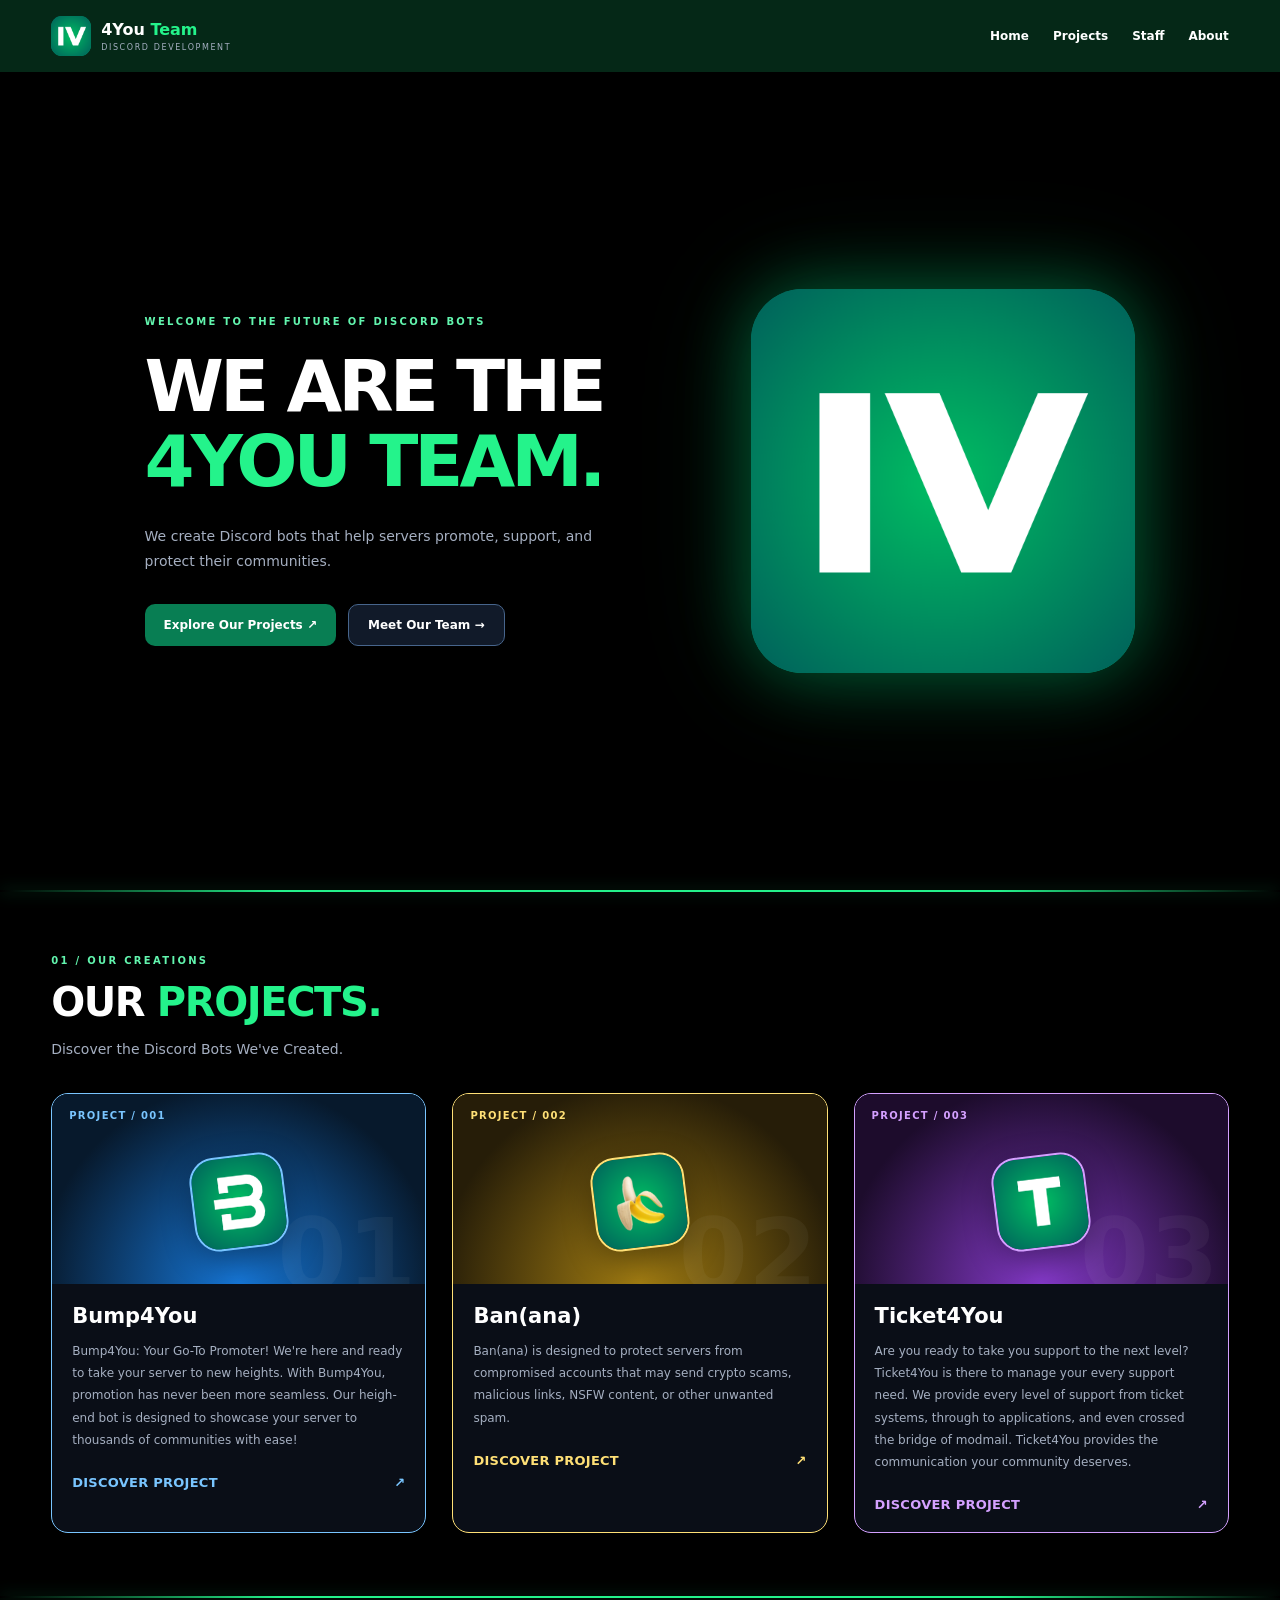
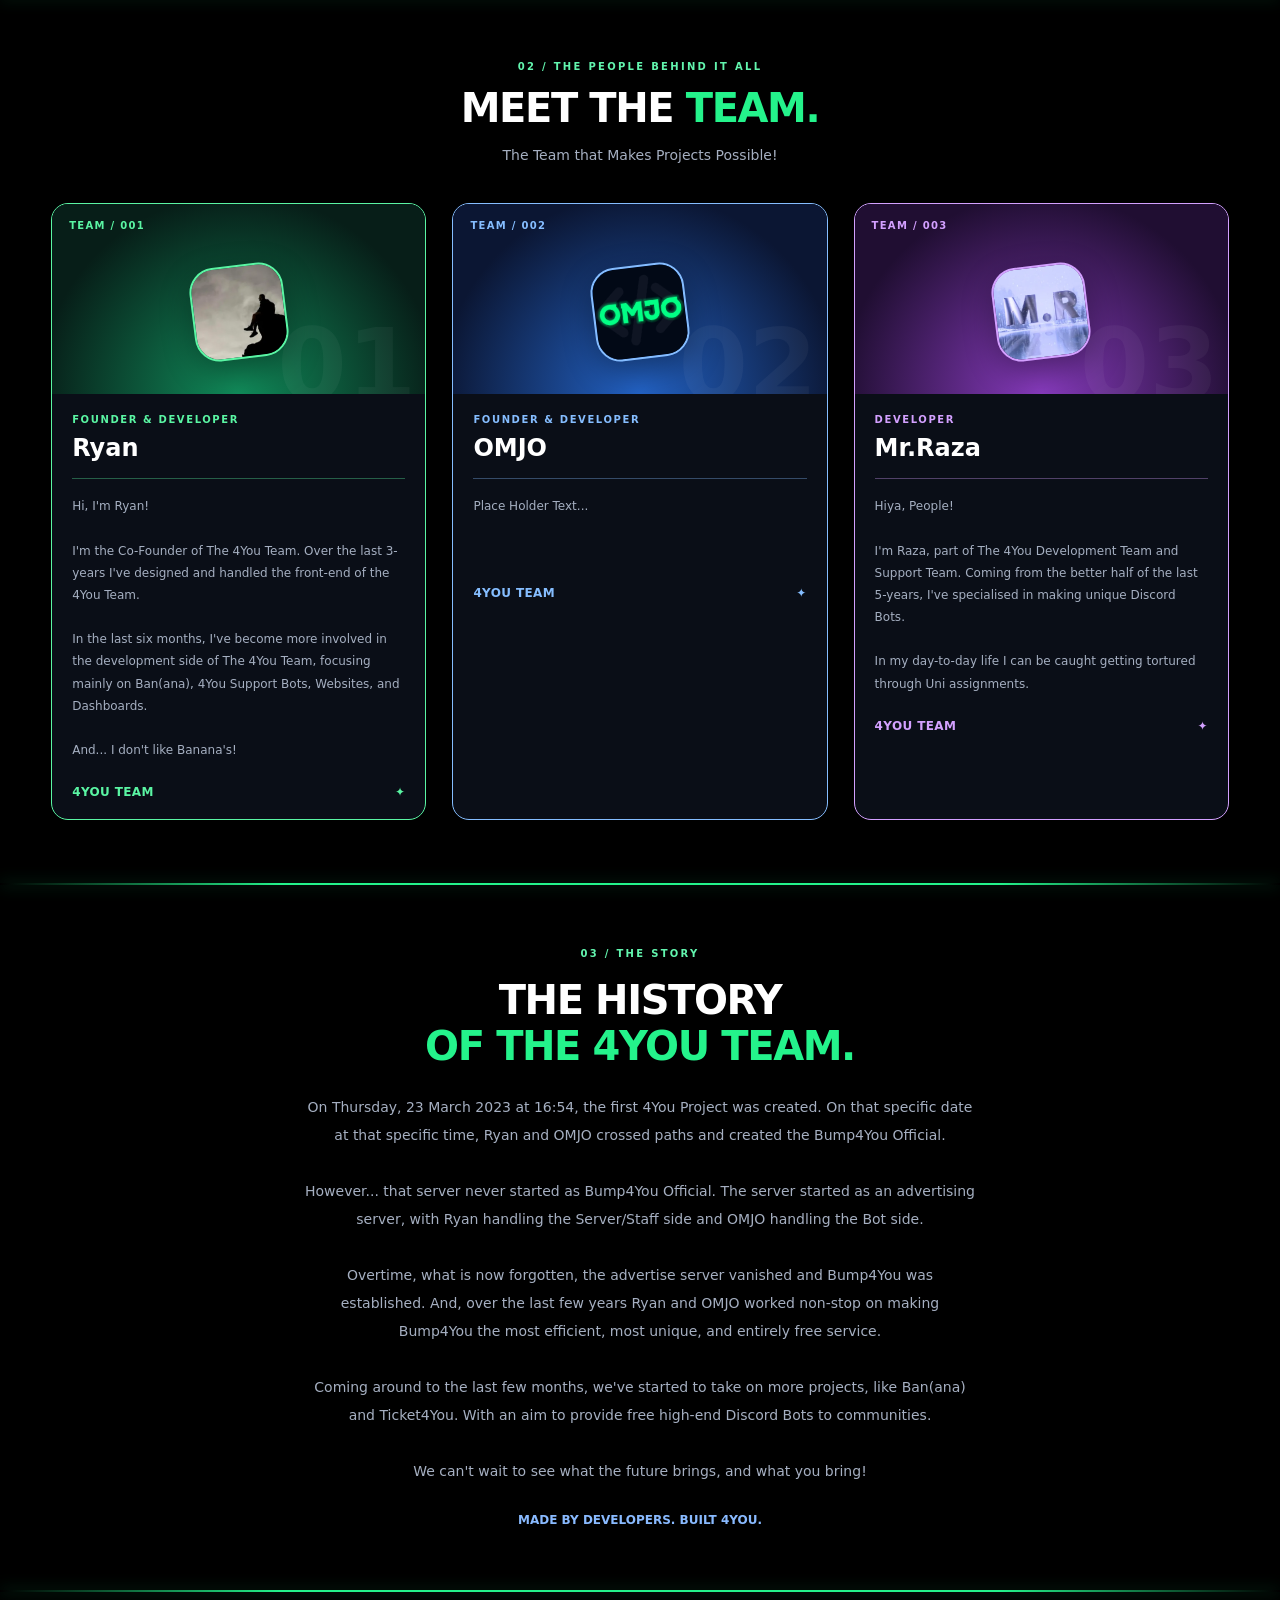
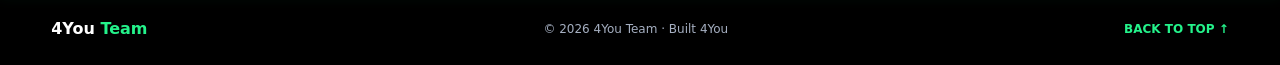
<file: index.html>
<!doctype html>
<html lang="en">
<head>
  <meta charset="utf-8">
  <meta name="viewport" content="width=device-width,initial-scale=1">
  <meta name="theme-color" content="#000000">
  <meta name="description" content="4You Team builds Discord bots for growing communities. Explore our projects and meet our developers.">
  <title>4You Team | Discord Development</title>
  <link rel="icon" href="assets/4you-logo.png" type="image/png">
  <link rel="stylesheet" href="style.css">
  <script defer src="config.js"></script>
  <script defer src="app.js"></script>
</head>
<body>
  <header class="topbar">
    <a class="brand" href="#home" aria-label="4You Team, home">
      <span class="logo-frame logo-small"><img data-logo alt="4You Team logo" src="assets/4you-logo.png"></span>
      <span class="brand-words"><strong>4You <em>Team</em></strong><small>DISCORD DEVELOPMENT</small></span>
    </a>
    <nav aria-label="Main navigation"><a href="#home">Home</a><a href="#projects">Projects</a><a href="#staff">Staff</a><a href="#about">About</a></nav>
  </header>
  <main>
    <section id="home" class="hero section-shell">
      <div class="hero-grid">
        <div class="hero-copy">
          <p class="eyebrow">WELCOME TO THE FUTURE OF DISCORD BOTS</p>
          <h1>WE ARE THE<br><span class="green">4YOU TEAM.</span></h1>
          <p class="intro">We create Discord bots that help servers promote, support, and protect their communities.</p>
          <div class="actions"><a class="btn" href="#projects" data-link="links.home">Explore Our Projects ↗</a><a class="btn btn-alt" href="#staff" data-link="links.staff">Meet Our Team →</a></div>
        </div>
        <div class="hero-logo-column"><span class="logo-frame logo-hero"><img data-logo alt="4You Team logo" src="assets/4you-logo.png"></span></div>
      </div>
    </section>
    <div class="glowline" aria-hidden="true"></div>
    <section id="projects" class="section-shell section-pad">
      <p class="eyebrow">01 / OUR CREATIONS</p><h2>OUR <span class="green">PROJECTS.</span></h2>
      <p class="section-subtitle">Discover the Discord Bots We've Created.</p>
      <div class="card-grid">
        <article class="card" style="--accent:#79c5ff;--bloom:#1676d6;--deep:#07192c">
          <div class="card-art"><div class="card-label">PROJECT / 001</div><div class="card-center"><div class="card-icon" data-image="projects.bump4you.image"><img src="assets/bump4you.png" alt="bump4you custom image" loading="eager"></div></div><span class="art-number">01</span></div>
          <div class="card-body"><h3>Bump4You</h3><p>Bump4You: Your Go-To Promoter! We're here and ready to take your server to new heights. With Bump4You, promotion has never been more seamless. Our heigh-end bot is designed to showcase your server to thousands of communities with ease!</p><a class="project-link" href="projects/bump4you.html" aria-label="Discover Bump4You">DISCOVER PROJECT <span>↗</span></a></div>
        </article>
        <article class="card" style="--accent:#ffe076;--bloom:#a17c12;--deep:#261d08">
          <div class="card-art"><div class="card-label">PROJECT / 002</div><div class="card-center"><div class="card-icon" data-image="projects.banana.image"><img src="assets/banana.png" alt="banana custom image" loading="eager"></div></div><span class="art-number">02</span></div>
          <div class="card-body"><h3>Ban(ana)</h3><p>Ban(ana) is designed to protect servers from compromised accounts that may send crypto scams, malicious links, NSFW content, or other unwanted spam.</p><a class="project-link" href="projects/banana.html" aria-label="Discover Ban(ana)">DISCOVER PROJECT <span>↗</span></a></div>
        </article>
        <article class="card" style="--accent:#d4a0ff;--bloom:#8439c8;--deep:#1d0c2c">
          <div class="card-art"><div class="card-label">PROJECT / 003</div><div class="card-center"><div class="card-icon" data-image="projects.ticket4you.image"><img src="assets/ticket4you.png" alt="ticket4you custom image" loading="eager"></div></div><span class="art-number">03</span></div>
          <div class="card-body"><h3>Ticket4You</h3><p>Are you ready to take you support to the next level? Ticket4You is there to manage your every support need. We provide every level of support from ticket systems, through to applications, and even crossed the bridge of modmail. Ticket4You provides the communication your community deserves. </p><a class="project-link" href="projects/ticket4you.html" aria-label="Discover Ticket4You">DISCOVER PROJECT <span>↗</span></a></div>
        </article>
      </div>
    </section>
    <div class="glowline" aria-hidden="true"></div>
    <section id="staff" class="section-shell section-pad">
      <div class="section-heading-centered"><p class="eyebrow">02 / THE PEOPLE BEHIND IT ALL</p><h2>MEET THE <span class="green">TEAM.</span></h2><p class="section-subtitle">The Team that Makes Projects Possible!</p></div>
      <div class="card-grid">
        <article class="card" style="--accent:#5af5a3;--bloom:#118b5a;--deep:#071e18"><div class="card-art"><div class="card-label">TEAM / 001</div><div class="card-center"><div class="card-icon initial" data-image="team.ryan.image"><img src="assets/ryan.webp" alt="ryan custom image" loading="eager"></div></div><span class="art-number">01</span></div><div class="card-body team-body"><p class="role">FOUNDER &amp; DEVELOPER</p><h3>Ryan</h3><div class="thin-rule"></div><p>Hi, I'm Ryan!<br><br>I'm the Co-Founder of The 4You Team. Over the last 3-years I've designed and handled the front-end of the 4You Team.<br><br>In the last six months, I've become more involved in the development side of The 4You Team, focusing mainly on Ban(ana), 4You Support Bots, Websites, and Dashboards.<br><br>And... I don't like Banana's!</p><a class="team-profile" data-link="team.ryan.profile" data-optional hidden>VIEW PROFILE ↗</a><div class="team-footer">4YOU TEAM <span>✦</span></div></div></article>
        <article class="card" style="--accent:#85bdff;--bloom:#2362c4;--deep:#0b1633"><div class="card-art"><div class="card-label">TEAM / 002</div><div class="card-center"><div class="card-icon initial" data-image="team.omjo.image"><img src="assets/omjo.webp" alt="omjo custom image" loading="eager"></div></div><span class="art-number">02</span></div><div class="card-body team-body"><p class="role">FOUNDER &amp; DEVELOPER</p><h3>OMJO</h3><div class="thin-rule"></div><p>Place Holder Text...</p><a class="team-profile" data-link="team.omjo.profile" data-optional hidden>VIEW PROFILE ↗</a><div class="team-footer">4YOU TEAM <span>✦</span></div></div></article>
        <article class="card" style="--accent:#d3a0ff;--bloom:#873bbd;--deep:#200e32"><div class="card-art"><div class="card-label">TEAM / 003</div><div class="card-center"><div class="card-icon initial" data-image="team.mrraza.image"><img src="assets/mrraza.webp" alt="mrraza custom image" loading="eager"></div></div><span class="art-number">03</span></div><div class="card-body team-body"><p class="role">DEVELOPER</p><h3>Mr.Raza</h3><div class="thin-rule"></div><p>Hiya, People!<br><br>I'm Raza, part of The 4You Development Team and Support Team. Coming from the better half of the last 5-years, I've specialised in making unique Discord Bots.<br><br>In my day-to-day life I can be caught getting tortured through Uni assignments.</p><a class="team-profile" data-link="team.mrraza.profile" data-optional hidden>VIEW PROFILE ↗</a><div class="team-footer">4YOU TEAM <span>✦</span></div></div></article>
      </div>
    </section>
    <div class="glowline" aria-hidden="true"></div>
    <section id="about" class="section-shell about section-pad"><div class="about-inner"><p class="eyebrow">03 / THE STORY</p><h2>THE HISTORY<br><span class="green">OF THE 4YOU TEAM.</span></h2><p>On Thursday, 23 March 2023 at 16:54, the first 4You Project was created. On that specific date at that specific time, Ryan and OMJO crossed paths and created the Bump4You Official.<br><br>However... that server never started as Bump4You Official. The server started as an advertising server, with Ryan handling the Server/Staff side and OMJO handling the Bot side.<br><br>Overtime, what is now forgotten, the advertise server vanished and Bump4You was established. And, over the last few years Ryan and OMJO worked non-stop on making Bump4You the most efficient, most unique, and entirely free service.<br><br>Coming around to the last few months, we've started to take on more projects, like Ban(ana) and Ticket4You. With an aim to provide free high-end Discord Bots to communities.<br><br>We can't wait to see what the future brings, and what you bring!</p><strong>MADE BY DEVELOPERS. BUILT 4YOU.</strong></div></section>
    <div class="glowline" aria-hidden="true"></div>
  </main>
  <footer class="footer section-shell"><strong>4You <span class="green">Team</span></strong><span>© 2026 4You Team · Built 4You</span><a href="#home" data-link="links.footer">BACK TO TOP ↑</a></footer>
</body>
</html>
</file>
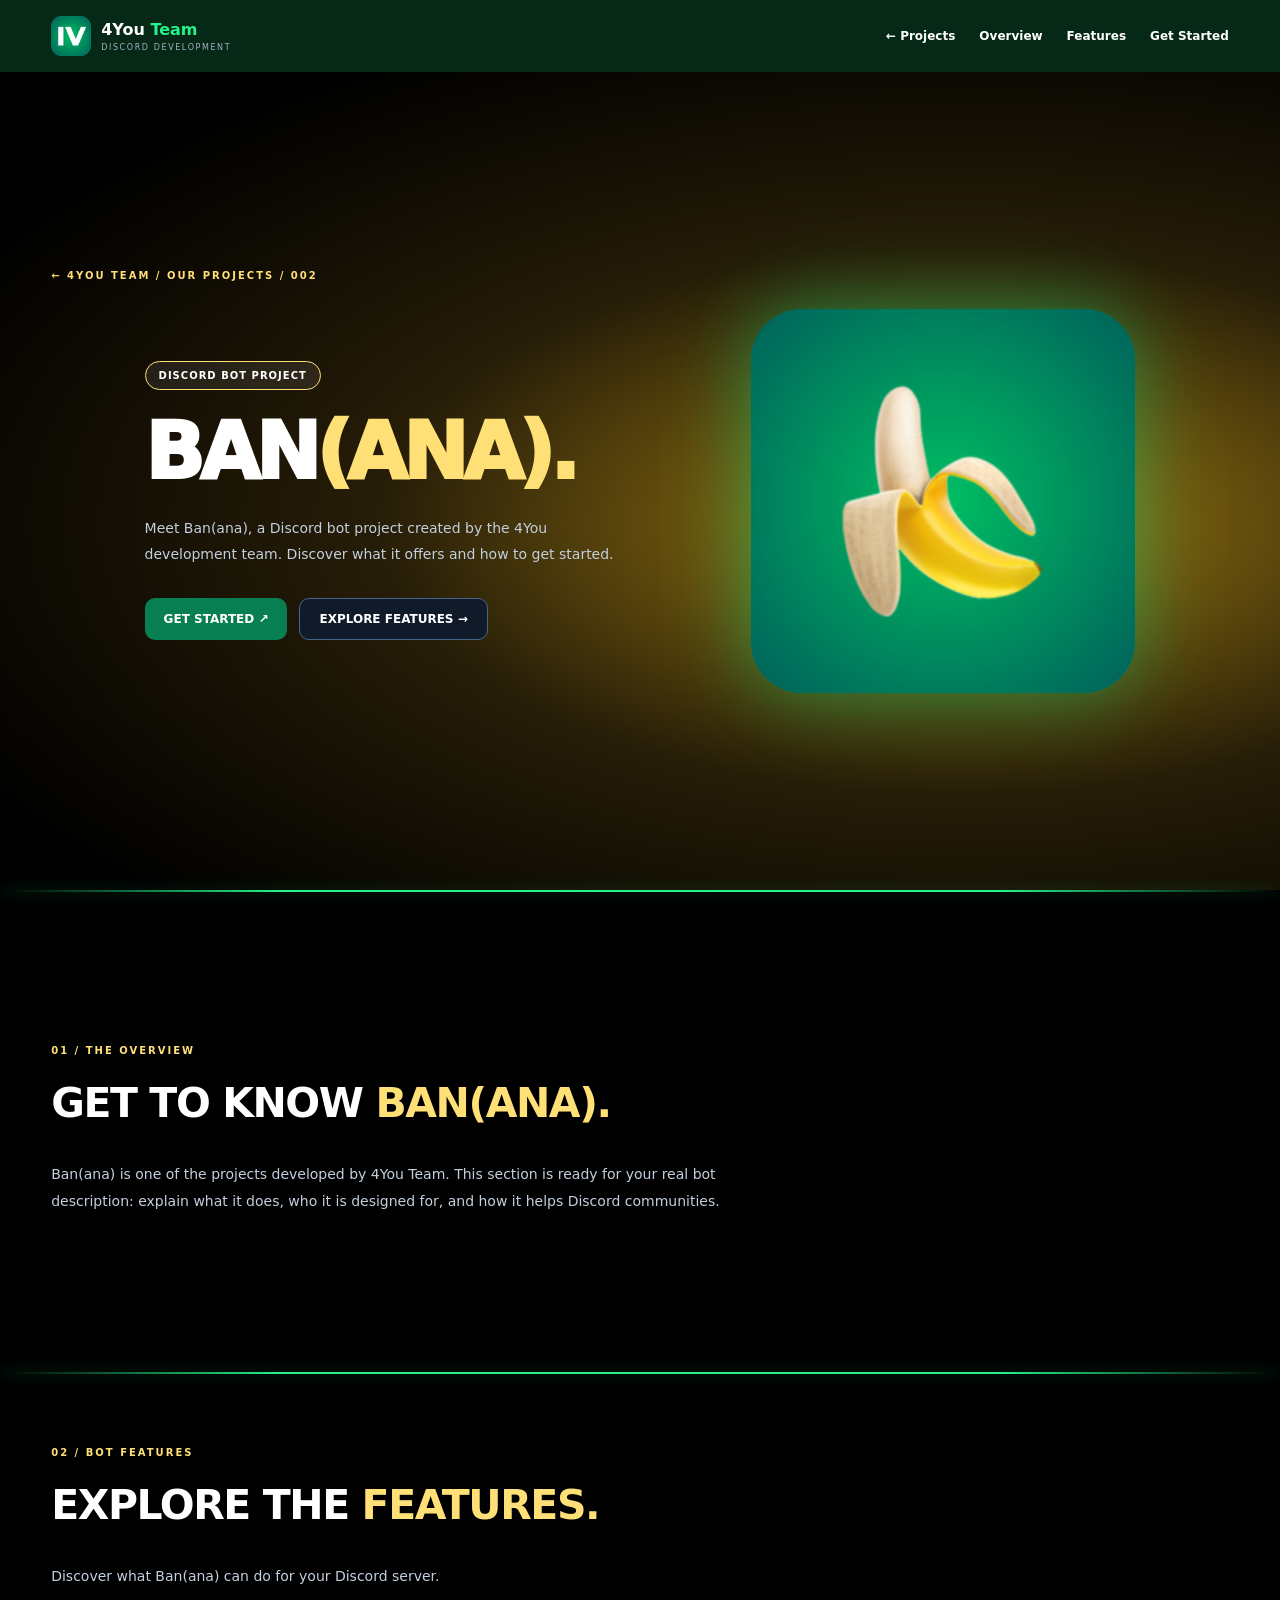
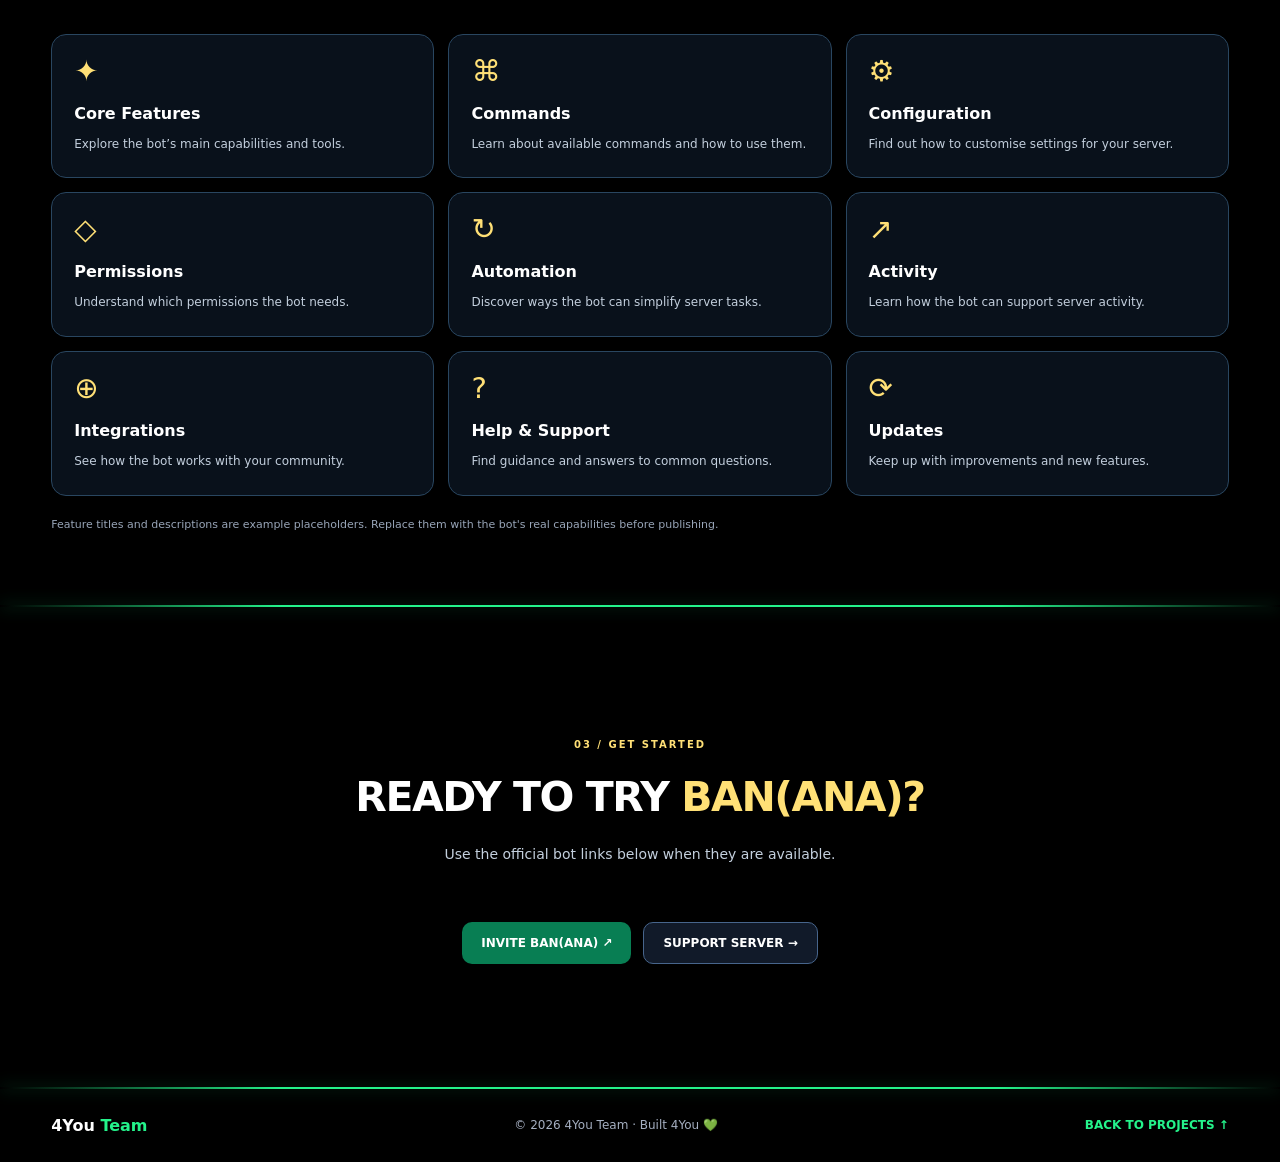
<file: projects/banana.html>
<!doctype html>
<html lang="en"><head><meta charset="utf-8"><meta name="viewport" content="width=device-width,initial-scale=1"><meta name="theme-color" content="#000000"><meta name="description" content="Explore Ban(ana) by 4You Team"><title>Ban(ana) | 4You Team</title><link rel="icon" href="../assets/4you-logo.png"><link rel="stylesheet" href="../style.css?v=4"><style>:root{--green:#24f38b;--muted:#a5afc1;color-scheme:dark}*{box-sizing:border-box}html{scroll-behavior:smooth}body{margin:0;background:#000;color:#fff;font-family:Inter,ui-sans-serif,system-ui,-apple-system,"Segoe UI",sans-serif}a{color:inherit;text-decoration:none}img{display:block;max-width:100%}.green{color:var(--green)}.eyebrow{margin:0;color:#62f5ae;font-size:10px;letter-spacing:2.3px;font-weight:800}.section-shell{padding-left:clamp(20px,4vw,56px);padding-right:clamp(20px,4vw,56px)}section{scroll-margin-top:80px}.topbar{position:sticky;top:0;z-index:20;background:rgba(12,85,49,.48);backdrop-filter:blur(18px);-webkit-backdrop-filter:blur(18px);padding:16px clamp(20px,4vw,56px);display:flex;align-items:center;justify-content:space-between;gap:16px}.brand{display:flex;align-items:center;gap:10px;flex-shrink:0}.brand-words strong{display:block;font-size:16px;line-height:1.2}.brand-words em{font-style:normal;color:var(--green)}.brand-words small{display:block;margin-top:3px;color:var(--muted);font-size:8px;letter-spacing:.2em}.topbar nav{display:flex;flex-wrap:wrap;gap:clamp(9px,2vw,24px);justify-content:flex-end}.topbar nav a{font-size:12px;font-weight:650;transition:color .2s}.topbar nav a:hover,.topbar nav a:focus-visible{color:var(--green)}.logo-frame{display:flex;align-items:center;justify-content:center;overflow:hidden;background:linear-gradient(145deg,#007b67,#00ae6b);flex-shrink:0}.logo-frame img{width:100%;height:100%;object-fit:contain}.logo-small{width:40px;height:40px;border-radius:11px}.logo-hero{width:208px;height:208px;border-radius:32px;box-shadow:0 0 70px #00f58b55,0 0 120px #00f58b22}.hero{padding-top:88px;padding-bottom:88px}.hero-grid{display:grid;grid-template-columns:minmax(0,1fr) minmax(0,1fr);gap:36px;align-items:start}.hero h1{font-size:clamp(42px,6vw,72px);line-height:1.04;letter-spacing:-.055em;margin:22px 0 0;font-weight:900}.intro{color:var(--muted);font-size:14px;line-height:1.8;margin:25px 0 0;max-width:450px}.actions{display:flex;gap:12px;flex-wrap:wrap;margin-top:30px}.btn{display:inline-flex;align-items:center;justify-content:center;background:#087e53;border-radius:10px;padding:13px 19px;font-size:12px;font-weight:800;transition:transform .22s ease}.btn:hover,.btn:focus-visible{transform:scale(1.065)}.btn-alt{background:#111a29;border:1px solid #47658c}.people{display:flex;align-items:center;gap:13px;margin-top:36px;color:var(--muted);font-size:12px}.mini-avatars{display:flex;padding-left:2px}.mini-avatars span{width:32px;height:32px;border-radius:50%;border:2px solid #0b2115;display:flex;align-items:center;justify-content:center;font-size:12px;font-weight:800;margin-left:-2px;color:#fff}.mini-avatars span:nth-child(1){background:#124d30}.mini-avatars span:nth-child(2){background:#263c79}.mini-avatars span:nth-child(3){background:#58347d}.hero-logo-column{display:flex;align-items:center;justify-content:center;align-self:stretch;padding:30px 0 60px}.glowline{height:2px;background:linear-gradient(90deg,transparent,#24f38b 22%,#24f38b 78%,transparent);box-shadow:0 0 15px #24f38b66}.section-pad{padding-top:66px;padding-bottom:66px}h2{font-size:clamp(30px,4vw,40px);font-weight:900;line-height:1.15;margin:13px 0 0;letter-spacing:-.035em}.section-subtitle{color:var(--muted);font-size:14px;margin:16px 0 36px}.card-grid{display:grid;grid-template-columns:repeat(3,minmax(0,1fr));gap:16px}.card{border:1px solid var(--accent);border-radius:17px;overflow:hidden;background:#0a0e17;min-width:0;transition:transform .25s ease}.card:hover{transform:translateY(-6px)}.card-art{height:180px;position:relative;overflow:hidden;background:radial-gradient(circle at 50% 100%,var(--bloom),var(--deep) 75%);display:flex;flex-direction:column}.card-label{height:43px;flex-shrink:0;display:flex;align-items:center;padding:0 17px;color:var(--accent);font-size:10px;font-weight:800;letter-spacing:1.3px}.card-center{flex:1;display:flex;align-items:center;justify-content:center;position:relative;z-index:1}.card-icon{width:94px;height:94px;border-radius:25px;display:flex;align-items:center;justify-content:center;color:#fff;border:2px solid var(--accent);background:linear-gradient(145deg,var(--bloom),var(--deep));box-shadow:0 10px 32px #0005;transform:translateY(-9px) rotate(-7deg);transition:transform .25s ease;overflow:hidden}.card:hover .card-icon{transform:translateY(-9px) rotate(0) scale(1.08)}.card-icon svg{width:48px;height:48px;stroke:currentColor;stroke-width:2.2;fill:none;stroke-linecap:round;stroke-linejoin:round}.card-icon.initial{font-size:48px;font-weight:900}.card-icon img{width:100%;height:100%;object-fit:cover}.art-number{position:absolute;bottom:-22px;right:9px;font-size:100px;line-height:1;font-weight:900;color:#ffffff0b;pointer-events:none}.card-body{padding:20px}.card-body h3{font-size:21px;font-weight:900;margin:0}.card-body>p:not(.role){color:var(--muted);font-size:12px;line-height:1.85;margin:12px 0 24px}.project-link{display:flex;align-items:center;justify-content:space-between;color:var(--accent);font-size:13px;font-weight:800;letter-spacing:.02em}.project-link:not([href]){cursor:default;opacity:.85}.project-link[href]:hover{text-decoration:underline}.section-heading-centered{text-align:center}.section-heading-centered .section-subtitle{margin-bottom:40px}.team-body .role{font-size:10px;font-weight:850;letter-spacing:.16em;color:var(--accent);margin:0 0 9px}.team-body h3{font-size:24px}.thin-rule{height:1px;background:color-mix(in srgb,var(--accent) 35%,transparent);margin:16px 0}.team-body>p:not(.role){margin:0;min-height:67px}.team-footer{display:flex;justify-content:space-between;margin-top:24px;color:var(--accent);font-size:12px;font-weight:900;letter-spacing:.03em}.about{padding-top:90px;padding-bottom:90px;text-align:center}.about-inner{max-width:670px;margin:auto}.about h2{margin-top:18px}.about-inner>p:not(.eyebrow){color:var(--muted);font-size:14px;line-height:2;margin:24px auto 0}.about strong{display:block;color:#89baff;font-size:12px;margin-top:28px}.footer{display:flex;align-items:center;justify-content:space-between;flex-wrap:wrap;gap:15px;padding-top:27px;padding-bottom:27px;color:var(--muted);font-size:12px}.footer strong{color:white;font-size:16px}.footer a{color:var(--green);font-weight:800}.footer a:hover{text-decoration:underline}:focus-visible{outline:2px solid var(--green);outline-offset:4px}
@media(max-width:760px){.card-grid{grid-template-columns:1fr;max-width:490px;margin-left:auto;margin-right:auto}.hero{padding-top:70px;padding-bottom:70px}.hero-grid{gap:12px}.hero h1{font-size:clamp(38px,6vw,58px)}}
@media(max-width:620px){.topbar{padding:13px 17px;gap:9px}.topbar nav{gap:9px}.topbar nav a{font-size:10px}.brand-words strong{font-size:13px}.brand-words small{font-size:7px}.logo-small{width:36px;height:36px}.hero-grid{grid-template-columns:1fr}.hero-logo-column{padding:34px 0 8px}.hero{padding-top:66px;padding-bottom:66px}.people{align-items:flex-start}.footer{justify-content:center;text-align:center}.section-pad{padding-top:60px;padding-bottom:60px}}
@media(prefers-reduced-motion:reduce){html{scroll-behavior:auto}*,*:before,*:after{transition:none!important;animation:none!important}}

/* Project detail pages: white text on dark surfaces, coloured accents. */
.project-page{color:#fff}.project-page h1,.project-page h2,.project-page h3,.project-page .topbar,.project-page .btn{color:#fff}
.detail-hero{padding-top:64px;padding-bottom:76px;background:radial-gradient(ellipse at 75% 55%,var(--detail-bloom) 0%,var(--detail-deep) 43%,#000 84%)}
.detail-crumb,.detail-eyebrow{color:var(--detail-accent);font-size:10px;font-weight:850;letter-spacing:2px}.detail-crumb{margin-bottom:28px}.detail-crumb a:hover{text-decoration:underline}
.detail-hero-grid{display:grid;grid-template-columns:1.5fr 1fr;align-items:center;gap:36px}.detail-pill{display:inline-flex;border:1px solid var(--detail-accent);background:#ffffff13;border-radius:99px;padding:8px 13px;font-size:10px;letter-spacing:1px;font-weight:850;color:#fff}
.detail-hero h1{font-size:clamp(43px,7vw,78px);font-weight:950;letter-spacing:-.06em;line-height:1.08;margin:20px 0}.detail-hero h1 span,.detail-section h2 span{color:var(--detail-accent)}
.detail-description{color:#c3cfdd;font-size:14px;line-height:1.9;max-width:690px}.detail-hero .detail-description{max-width:490px}.detail-art{display:flex;justify-content:center;padding:35px 10px}.detail-badge{width:136px;height:136px;display:grid;place-items:center;border:2px solid var(--detail-accent);border-radius:32px;background:linear-gradient(140deg,var(--detail-bloom),var(--detail-deep));transform:rotate(-7deg);box-shadow:0 0 48px var(--detail-bloom);overflow:hidden}.detail-badge svg{width:72px;height:72px;stroke:#fff;stroke-width:1.8;fill:none;stroke-linecap:round;stroke-linejoin:round}.detail-badge img{width:100%;height:100%;object-fit:cover}
.detail-section{padding-top:70px;padding-bottom:70px}.detail-section h2{margin:14px 0 20px;font-size:clamp(29px,5vw,41px)}.detail-feature-grid{display:grid;grid-template-columns:repeat(3,minmax(0,1fr));gap:14px;margin-top:30px}.detail-feature{min-width:0;background:#09111b;border:1px solid #294660;border-radius:15px;padding:22px;transition:transform .2s,border-color .2s}.detail-feature:hover{transform:translateY(-5px);border-color:var(--detail-accent)}.feature-symbol{font-size:29px;line-height:1;color:var(--detail-accent);margin-bottom:18px}.detail-feature h3{font-size:16px;font-weight:850;margin:0 0 11px;color:#fff}.detail-feature p{color:#c3cfdd;font-size:12px;line-height:1.8;margin:0}.detail-note{font-size:11px;color:#98a5b8;margin-top:22px}.detail-cta{text-align:center}.detail-cta .detail-description{margin:0 auto 24px}.detail-cta .actions{justify-content:center}.team-profile{display:inline-block;margin-top:18px;color:var(--accent);font-size:12px;font-weight:800}.team-profile:hover{text-decoration:underline}[hidden]{display:none!important}
@media(max-width:700px){.detail-hero-grid{grid-template-columns:1fr}.detail-art{justify-content:flex-start;padding:26px 12px 0}.detail-feature-grid{grid-template-columns:repeat(2,minmax(0,1fr))}}
@media(max-width:430px){.detail-feature-grid{grid-template-columns:1fr}.detail-hero{padding-top:45px;padding-bottom:55px}}

/* Responsive viewport layout — scales without clipping content. */
html{scroll-padding-top:clamp(70px,9vh,110px)}
body{min-width:0;overflow-x:clip}
main,section,.section-shell,.hero-grid,.detail-hero-grid,.card-grid,.detail-feature-grid{min-width:0}
.topbar{min-height:clamp(62px,8vh,82px);row-gap:12px}
.topbar nav{min-width:0}
.hero{min-height:clamp(510px,calc(100svh - 82px),900px);display:flex;flex-direction:column;justify-content:center;padding-block:clamp(50px,7vh,95px)}
.hero-grid{width:100%;align-items:center}
.hero-logo-column{padding-block:clamp(10px,3vh,42px)}
.logo-hero{width:clamp(125px,19vw,225px);height:clamp(125px,19vw,225px)}
.section-pad,.about,.detail-section{padding-block:clamp(50px,7vh,95px)}
.section-pad,.about{min-height:min(650px,85svh);display:flex;flex-direction:column;justify-content:center}
.card-grid{width:100%}
.card-art{height:clamp(145px,19vw,190px)}
.detail-hero{min-height:clamp(500px,calc(100svh - 82px),880px);display:flex;flex-direction:column;justify-content:center;padding-block:clamp(50px,7vh,85px)}
.detail-hero-grid{width:100%}
.detail-section{min-height:min(480px,70svh);display:flex;flex-direction:column;justify-content:center}
.detail-feature-grid{grid-template-columns:repeat(3,minmax(0,1fr));width:100%}
.detail-feature{overflow-wrap:anywhere}
.detail-badge{width:clamp(110px,13vw,165px);height:clamp(110px,13vw,165px)}
.detail-badge svg{max-width:55%;max-height:55%}
.btn{max-width:100%;text-align:center;white-space:normal}
@media(min-width:1500px){.section-shell{padding-inline:max(56px,calc((100vw - 1450px)/2))}.topbar{padding-inline:max(56px,calc((100vw - 1450px)/2))}.hero h1{font-size:clamp(64px,5vw,94px)}.detail-hero h1{font-size:clamp(70px,5vw,100px)}.card-grid{gap:22px}.detail-feature-grid{gap:20px}}
@media(max-width:950px){.detail-feature-grid{grid-template-columns:repeat(2,minmax(0,1fr))}.card-grid{gap:12px}.card-body{padding:16px}.hero-grid{gap:20px}}
@media(max-width:760px){.card-grid{grid-template-columns:repeat(2,minmax(0,1fr));max-width:none}.hero{min-height:0}.section-pad,.about{min-height:0}.detail-section{min-height:0}.detail-hero{min-height:0}}
@media(max-width:620px){.topbar{position:relative;align-items:flex-start}.topbar nav{width:100%;justify-content:flex-start;gap:12px}.topbar nav a{font-size:12px}.hero-grid,.detail-hero-grid{grid-template-columns:1fr}.hero-logo-column{padding:25px 0 0}.hero{padding-block:55px}.detail-hero{padding-block:55px}.detail-art{justify-content:center;padding:20px 0 0}.card-grid{grid-template-columns:1fr;max-width:490px;margin-inline:auto}.detail-feature-grid{grid-template-columns:repeat(2,minmax(0,1fr))}.detail-feature{padding:17px}.section-pad,.about,.detail-section{padding-block:55px}section{scroll-margin-top:18px}}
@media(max-width:430px){.detail-feature-grid{grid-template-columns:1fr}.actions{gap:10px}.actions .btn{flex:1 1 145px}.detail-hero h1{font-size:clamp(38px,12vw,55px);overflow-wrap:anywhere}.hero h1{font-size:clamp(36px,11vw,52px)}.section-shell{padding-inline:18px}.detail-badge{width:122px;height:122px}}
@media(max-height:620px) and (min-width:621px){.hero,.detail-hero{min-height:0;padding-block:48px}.section-pad,.about,.detail-section{min-height:0;padding-block:48px}}

/* Larger hero artwork on desktop and bot detail pages, responsive on small screens */
.hero-logo-column .logo-hero{width:clamp(220px,30vw,390px);height:clamp(220px,30vw,390px);border-radius:clamp(28px,4vw,52px)}
.detail-art .detail-badge{width:clamp(190px,25vw,320px);height:clamp(190px,25vw,320px);border-radius:clamp(30px,4vw,55px)}
.detail-art .detail-badge svg{width:48%;height:48%;max-width:none;max-height:none}
.detail-art{display:flex;align-items:center;justify-content:center}
@media(max-width:620px){.hero-logo-column .logo-hero{width:clamp(190px,58vw,280px);height:clamp(190px,58vw,280px)}.detail-art .detail-badge{width:clamp(185px,55vw,255px);height:clamp(185px,55vw,255px)}}
.coming-soon{display:inline-flex;align-items:center;justify-content:center;border:1px solid #d4a0ff;color:#fff;background:#5b2a80;border-radius:10px;padding:14px 24px;font-weight:900;font-size:13px;letter-spacing:.08em}

/* Bot hero artwork matches the homepage IV artwork exactly. */
.detail-hero-grid { grid-template-columns: minmax(0,1fr) minmax(0,1fr); gap:36px; }
.detail-art { display:flex; align-items:center; justify-content:center; align-self:stretch; padding:clamp(10px,3vh,42px) 0; }
.detail-art .detail-badge {
  width:clamp(220px,30vw,390px); height:clamp(220px,30vw,390px);
  border-radius:clamp(28px,4vw,52px);
  transform:none !important; rotate:none !important; translate:none !important;
  border:0; box-shadow:0 0 70px #00f58b55,0 0 120px #00f58b22;
}
.detail-art .detail-badge img {width:100%;height:100%;object-fit:contain;}
@media(max-width:700px){.detail-hero-grid{grid-template-columns:1fr}}
@media(max-width:620px){
  .detail-art{justify-content:center;padding:25px 0 0}
  .detail-art .detail-badge{width:clamp(190px,58vw,280px);height:clamp(190px,58vw,280px)}
}


/* Unified perfectly centered hero artwork — homepage and every bot page */
:root { --unified-hero-logo-size: clamp(220px, 30vw, 390px); }
.hero-grid, .detail-hero-grid {
  grid-template-columns: minmax(0,1fr) minmax(0,1fr);
  gap: 36px;
  align-items: stretch;
}
.hero-logo-column, .detail-hero-grid .detail-art {
  display:flex; align-items:center; justify-content:center;
  align-self:stretch; justify-self:stretch;
  padding:0; min-width:0;
}
.hero-logo-column .logo-hero, .detail-hero-grid .detail-art .detail-badge {
  box-sizing:border-box;
  width:min(100%, var(--unified-hero-logo-size));
  height:auto; aspect-ratio:1/1;
  flex:0 1 var(--unified-hero-logo-size);
  border-radius:clamp(28px,4vw,52px);
  transform:none !important; rotate:none !important; translate:none !important;
}
.detail-hero-grid .detail-art .detail-badge img {width:100%;height:100%;object-fit:contain;}
@media(max-width:700px){
  :root {--unified-hero-logo-size:clamp(190px,58vw,280px)}
  .hero-grid,.detail-hero-grid{grid-template-columns:minmax(0,1fr)}
  .hero-logo-column,.detail-hero-grid .detail-art{justify-content:center; padding:28px 0 0;}
}


/* FINAL: identical artwork dimensions, horizontally centered in the space
   between the text and the right page edge, vertically centered beside text. */
:root { --hero-logo-final-size: clamp(220px, 30vw, 390px); }
.hero-grid, .detail-hero-grid {
  display:grid;
  grid-template-columns: minmax(0,1fr) minmax(0,1fr);
  column-gap:36px;
  align-items:center;
}
.hero-logo-column, .detail-hero-grid .detail-art {
  display:flex;
  justify-content:center;
  align-items:center;
  align-self:stretch;
  justify-self:stretch;
  padding:0;
  min-width:0;
}
.hero-logo-column .logo-hero, .detail-hero-grid .detail-art .detail-badge {
  width:min(100%,var(--hero-logo-final-size));
  height:auto;
  aspect-ratio:1;
  flex:0 1 var(--hero-logo-final-size);
  transform:none !important;
  rotate:none !important;
  translate:none !important;
  border-radius:clamp(28px,4vw,52px);
}
.detail-hero-grid .detail-art .detail-badge img {width:100%;height:100%;object-fit:contain;}
@media(max-width:700px){
  :root{--hero-logo-final-size:clamp(190px,58vw,280px)}
  .hero-grid,.detail-hero-grid{grid-template-columns:minmax(0,1fr)}
  .hero-logo-column,.detail-hero-grid .detail-art{padding:28px 0 0;justify-content:center}
}

</style><script defer src="../config.js"></script><script defer src="../app.js"></script></head>
<body class="project-page" data-asset-prefix="../" style="--detail-accent:#ffe076;--detail-bloom:#a17c12;--detail-deep:#261d08">
<header class="topbar"><a class="brand" href="../index.html#home"><span class="logo-frame logo-small"><img data-logo src="../assets/4you-logo.png" alt="4You Team logo"></span><span class="brand-words"><strong>4You <em>Team</em></strong><small>DISCORD DEVELOPMENT</small></span></a><nav aria-label="Project navigation"><a href="../index.html#projects">← Projects</a><a href="#overview">Overview</a><a href="#features">Features</a><a href="#get-started">Get Started</a></nav></header>
<main><section class="detail-hero section-shell"><div class="detail-crumb"><a href="../index.html#projects">← 4YOU TEAM / OUR PROJECTS</a> / 002</div><div class="detail-hero-grid"><div><span class="detail-pill">DISCORD BOT PROJECT</span><h1>BAN<span>(ANA).</span></h1><p class="detail-description">Meet Ban(ana), a Discord bot project created by the 4You development team. Discover what it offers and how to get started.</p><div class="actions"><a class="btn" href="#get-started">GET STARTED ↗</a><a class="btn btn-alt" href="#features">EXPLORE FEATURES →</a></div></div><div class="detail-art"><div class="detail-badge" data-image="projects.banana.image"><img src="../assets/banana.png" alt="banana custom image" loading="eager"></div></div></div></section><div class="glowline"></div>
<section id="overview" class="section-shell detail-section"><p class="detail-eyebrow">01 / THE OVERVIEW</p><h2>GET TO KNOW <span>BAN(ANA).</span></h2><p class="detail-description">Ban(ana) is one of the projects developed by 4You Team. This section is ready for your real bot description: explain what it does, who it is designed for, and how it helps Discord communities.</p></section><div class="glowline"></div>
<section id="features" class="section-shell detail-section"><p class="detail-eyebrow">02 / BOT FEATURES</p><h2>EXPLORE THE <span>FEATURES.</span></h2><p class="detail-description">Discover what Ban(ana) can do for your Discord server.</p><div class="detail-feature-grid"><article class="detail-feature"><div class="feature-symbol" aria-hidden="true">✦</div><h3>Core Features</h3><p>Explore the bot’s main capabilities and tools.</p></article><article class="detail-feature"><div class="feature-symbol" aria-hidden="true">⌘</div><h3>Commands</h3><p>Learn about available commands and how to use them.</p></article><article class="detail-feature"><div class="feature-symbol" aria-hidden="true">⚙</div><h3>Configuration</h3><p>Find out how to customise settings for your server.</p></article><article class="detail-feature"><div class="feature-symbol" aria-hidden="true">◇</div><h3>Permissions</h3><p>Understand which permissions the bot needs.</p></article><article class="detail-feature"><div class="feature-symbol" aria-hidden="true">↻</div><h3>Automation</h3><p>Discover ways the bot can simplify server tasks.</p></article><article class="detail-feature"><div class="feature-symbol" aria-hidden="true">↗</div><h3>Activity</h3><p>Learn how the bot can support server activity.</p></article><article class="detail-feature"><div class="feature-symbol" aria-hidden="true">⊕</div><h3>Integrations</h3><p>See how the bot works with your community.</p></article><article class="detail-feature"><div class="feature-symbol" aria-hidden="true">?</div><h3>Help & Support</h3><p>Find guidance and answers to common questions.</p></article><article class="detail-feature"><div class="feature-symbol" aria-hidden="true">⟳</div><h3>Updates</h3><p>Keep up with improvements and new features.</p></article></div><p class="detail-note">Feature titles and descriptions are example placeholders. Replace them with the bot's real capabilities before publishing.</p></section><div class="glowline"></div>
<section id="get-started" class="section-shell detail-section detail-cta"><p class="detail-eyebrow">03 / GET STARTED</p><h2>READY TO TRY <span>BAN(ANA)?</span></h2><p class="detail-description">Use the official bot links below when they are available.</p><div class="actions"><a class="btn" data-link="projects.banana.invite" data-always-show aria-disabled="true" title="Add an invite URL in config.js">INVITE BAN(ANA) ↗</a><a class="btn btn-alt" data-link="projects.banana.support" data-always-show aria-disabled="true" title="Add a support server URL in config.js">SUPPORT SERVER →</a><a class="btn btn-alt" data-link="projects.banana.docs" data-optional hidden>DOCUMENTATION ↗</a></div></section><div class="glowline"></div></main>
<footer class="footer section-shell"><strong>4You <span class="green">Team</span></strong><span>© 2026 4You Team · Built 4You 💚</span><a href="../index.html#projects">BACK TO PROJECTS ↑</a></footer></body></html>
</file>
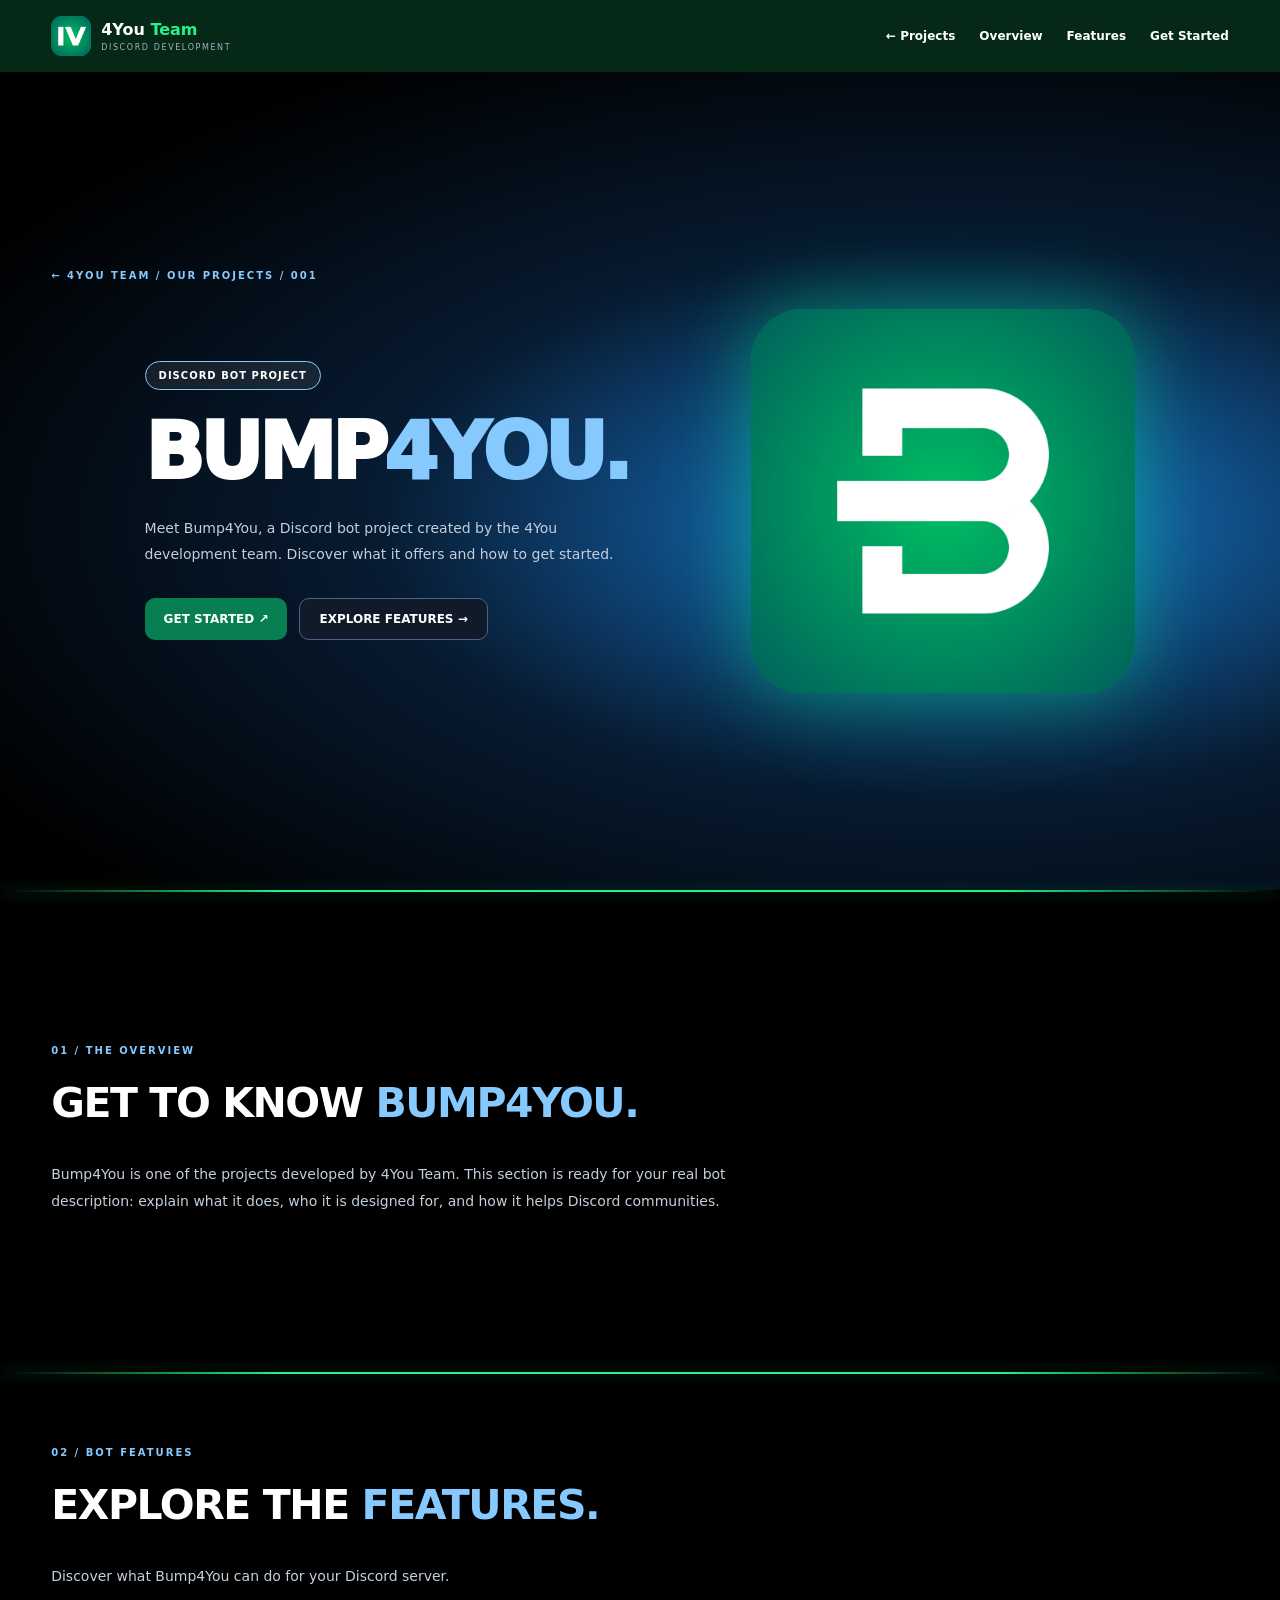
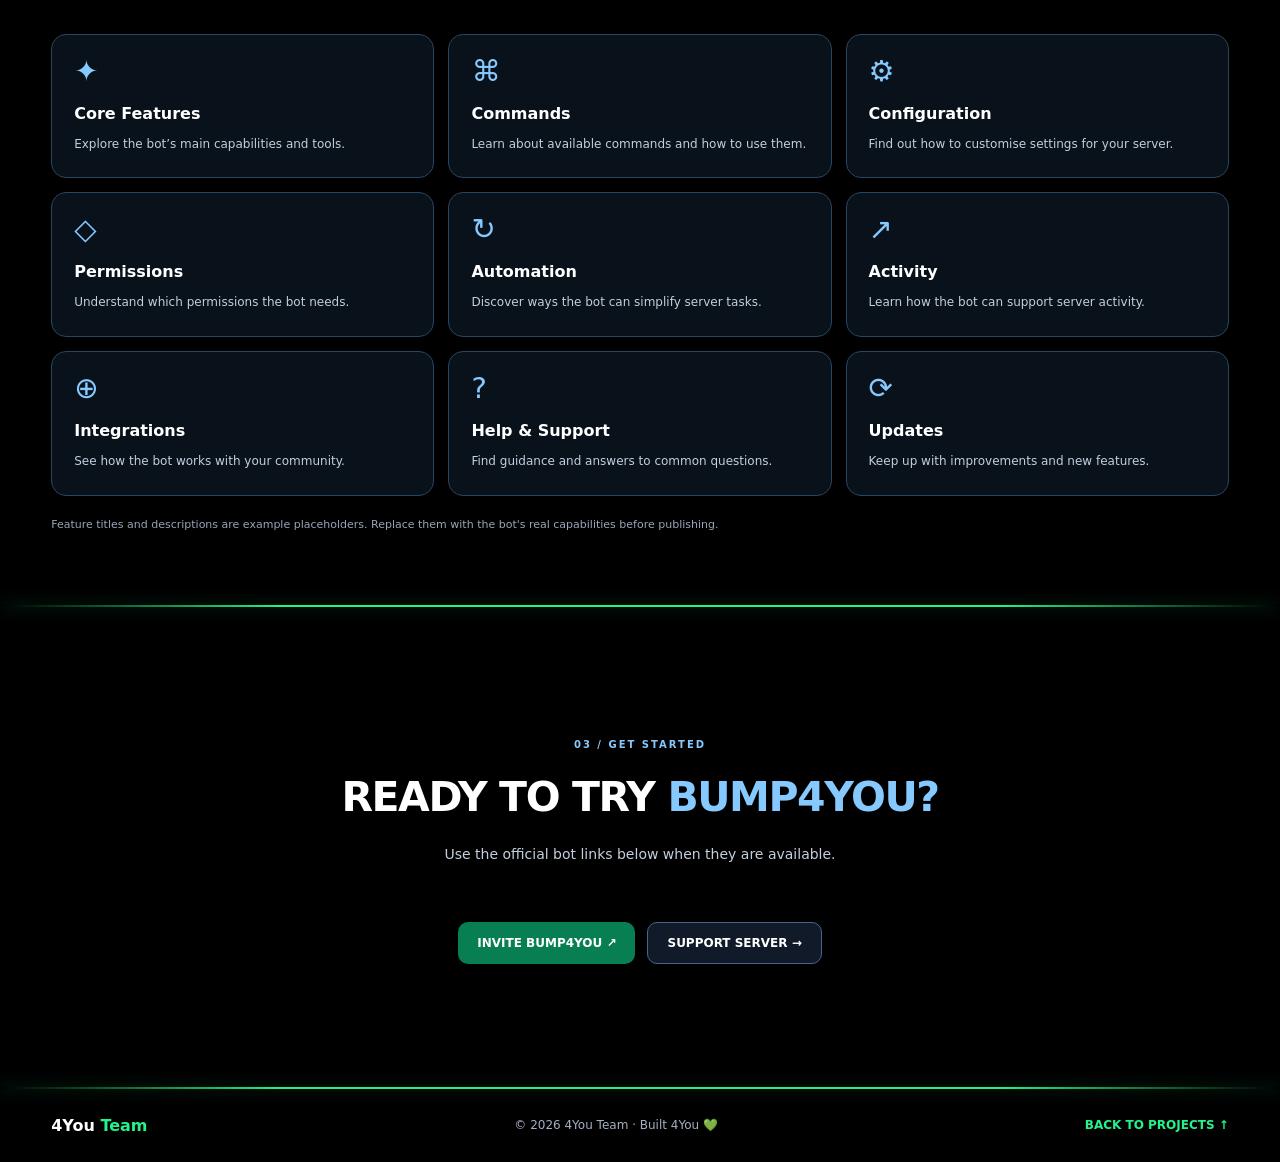
<file: projects/bump4you.html>
<!doctype html>
<html lang="en"><head><meta charset="utf-8"><meta name="viewport" content="width=device-width,initial-scale=1"><meta name="theme-color" content="#000000"><meta name="description" content="Explore Bump4You by 4You Team"><title>Bump4You | 4You Team</title><link rel="icon" href="../assets/4you-logo.png"><link rel="stylesheet" href="../style.css?v=4"><style>:root{--green:#24f38b;--muted:#a5afc1;color-scheme:dark}*{box-sizing:border-box}html{scroll-behavior:smooth}body{margin:0;background:#000;color:#fff;font-family:Inter,ui-sans-serif,system-ui,-apple-system,"Segoe UI",sans-serif}a{color:inherit;text-decoration:none}img{display:block;max-width:100%}.green{color:var(--green)}.eyebrow{margin:0;color:#62f5ae;font-size:10px;letter-spacing:2.3px;font-weight:800}.section-shell{padding-left:clamp(20px,4vw,56px);padding-right:clamp(20px,4vw,56px)}section{scroll-margin-top:80px}.topbar{position:sticky;top:0;z-index:20;background:rgba(12,85,49,.48);backdrop-filter:blur(18px);-webkit-backdrop-filter:blur(18px);padding:16px clamp(20px,4vw,56px);display:flex;align-items:center;justify-content:space-between;gap:16px}.brand{display:flex;align-items:center;gap:10px;flex-shrink:0}.brand-words strong{display:block;font-size:16px;line-height:1.2}.brand-words em{font-style:normal;color:var(--green)}.brand-words small{display:block;margin-top:3px;color:var(--muted);font-size:8px;letter-spacing:.2em}.topbar nav{display:flex;flex-wrap:wrap;gap:clamp(9px,2vw,24px);justify-content:flex-end}.topbar nav a{font-size:12px;font-weight:650;transition:color .2s}.topbar nav a:hover,.topbar nav a:focus-visible{color:var(--green)}.logo-frame{display:flex;align-items:center;justify-content:center;overflow:hidden;background:linear-gradient(145deg,#007b67,#00ae6b);flex-shrink:0}.logo-frame img{width:100%;height:100%;object-fit:contain}.logo-small{width:40px;height:40px;border-radius:11px}.logo-hero{width:208px;height:208px;border-radius:32px;box-shadow:0 0 70px #00f58b55,0 0 120px #00f58b22}.hero{padding-top:88px;padding-bottom:88px}.hero-grid{display:grid;grid-template-columns:minmax(0,1fr) minmax(0,1fr);gap:36px;align-items:start}.hero h1{font-size:clamp(42px,6vw,72px);line-height:1.04;letter-spacing:-.055em;margin:22px 0 0;font-weight:900}.intro{color:var(--muted);font-size:14px;line-height:1.8;margin:25px 0 0;max-width:450px}.actions{display:flex;gap:12px;flex-wrap:wrap;margin-top:30px}.btn{display:inline-flex;align-items:center;justify-content:center;background:#087e53;border-radius:10px;padding:13px 19px;font-size:12px;font-weight:800;transition:transform .22s ease}.btn:hover,.btn:focus-visible{transform:scale(1.065)}.btn-alt{background:#111a29;border:1px solid #47658c}.people{display:flex;align-items:center;gap:13px;margin-top:36px;color:var(--muted);font-size:12px}.mini-avatars{display:flex;padding-left:2px}.mini-avatars span{width:32px;height:32px;border-radius:50%;border:2px solid #0b2115;display:flex;align-items:center;justify-content:center;font-size:12px;font-weight:800;margin-left:-2px;color:#fff}.mini-avatars span:nth-child(1){background:#124d30}.mini-avatars span:nth-child(2){background:#263c79}.mini-avatars span:nth-child(3){background:#58347d}.hero-logo-column{display:flex;align-items:center;justify-content:center;align-self:stretch;padding:30px 0 60px}.glowline{height:2px;background:linear-gradient(90deg,transparent,#24f38b 22%,#24f38b 78%,transparent);box-shadow:0 0 15px #24f38b66}.section-pad{padding-top:66px;padding-bottom:66px}h2{font-size:clamp(30px,4vw,40px);font-weight:900;line-height:1.15;margin:13px 0 0;letter-spacing:-.035em}.section-subtitle{color:var(--muted);font-size:14px;margin:16px 0 36px}.card-grid{display:grid;grid-template-columns:repeat(3,minmax(0,1fr));gap:16px}.card{border:1px solid var(--accent);border-radius:17px;overflow:hidden;background:#0a0e17;min-width:0;transition:transform .25s ease}.card:hover{transform:translateY(-6px)}.card-art{height:180px;position:relative;overflow:hidden;background:radial-gradient(circle at 50% 100%,var(--bloom),var(--deep) 75%);display:flex;flex-direction:column}.card-label{height:43px;flex-shrink:0;display:flex;align-items:center;padding:0 17px;color:var(--accent);font-size:10px;font-weight:800;letter-spacing:1.3px}.card-center{flex:1;display:flex;align-items:center;justify-content:center;position:relative;z-index:1}.card-icon{width:94px;height:94px;border-radius:25px;display:flex;align-items:center;justify-content:center;color:#fff;border:2px solid var(--accent);background:linear-gradient(145deg,var(--bloom),var(--deep));box-shadow:0 10px 32px #0005;transform:translateY(-9px) rotate(-7deg);transition:transform .25s ease;overflow:hidden}.card:hover .card-icon{transform:translateY(-9px) rotate(0) scale(1.08)}.card-icon svg{width:48px;height:48px;stroke:currentColor;stroke-width:2.2;fill:none;stroke-linecap:round;stroke-linejoin:round}.card-icon.initial{font-size:48px;font-weight:900}.card-icon img{width:100%;height:100%;object-fit:cover}.art-number{position:absolute;bottom:-22px;right:9px;font-size:100px;line-height:1;font-weight:900;color:#ffffff0b;pointer-events:none}.card-body{padding:20px}.card-body h3{font-size:21px;font-weight:900;margin:0}.card-body>p:not(.role){color:var(--muted);font-size:12px;line-height:1.85;margin:12px 0 24px}.project-link{display:flex;align-items:center;justify-content:space-between;color:var(--accent);font-size:13px;font-weight:800;letter-spacing:.02em}.project-link:not([href]){cursor:default;opacity:.85}.project-link[href]:hover{text-decoration:underline}.section-heading-centered{text-align:center}.section-heading-centered .section-subtitle{margin-bottom:40px}.team-body .role{font-size:10px;font-weight:850;letter-spacing:.16em;color:var(--accent);margin:0 0 9px}.team-body h3{font-size:24px}.thin-rule{height:1px;background:color-mix(in srgb,var(--accent) 35%,transparent);margin:16px 0}.team-body>p:not(.role){margin:0;min-height:67px}.team-footer{display:flex;justify-content:space-between;margin-top:24px;color:var(--accent);font-size:12px;font-weight:900;letter-spacing:.03em}.about{padding-top:90px;padding-bottom:90px;text-align:center}.about-inner{max-width:670px;margin:auto}.about h2{margin-top:18px}.about-inner>p:not(.eyebrow){color:var(--muted);font-size:14px;line-height:2;margin:24px auto 0}.about strong{display:block;color:#89baff;font-size:12px;margin-top:28px}.footer{display:flex;align-items:center;justify-content:space-between;flex-wrap:wrap;gap:15px;padding-top:27px;padding-bottom:27px;color:var(--muted);font-size:12px}.footer strong{color:white;font-size:16px}.footer a{color:var(--green);font-weight:800}.footer a:hover{text-decoration:underline}:focus-visible{outline:2px solid var(--green);outline-offset:4px}
@media(max-width:760px){.card-grid{grid-template-columns:1fr;max-width:490px;margin-left:auto;margin-right:auto}.hero{padding-top:70px;padding-bottom:70px}.hero-grid{gap:12px}.hero h1{font-size:clamp(38px,6vw,58px)}}
@media(max-width:620px){.topbar{padding:13px 17px;gap:9px}.topbar nav{gap:9px}.topbar nav a{font-size:10px}.brand-words strong{font-size:13px}.brand-words small{font-size:7px}.logo-small{width:36px;height:36px}.hero-grid{grid-template-columns:1fr}.hero-logo-column{padding:34px 0 8px}.hero{padding-top:66px;padding-bottom:66px}.people{align-items:flex-start}.footer{justify-content:center;text-align:center}.section-pad{padding-top:60px;padding-bottom:60px}}
@media(prefers-reduced-motion:reduce){html{scroll-behavior:auto}*,*:before,*:after{transition:none!important;animation:none!important}}

/* Project detail pages: white text on dark surfaces, coloured accents. */
.project-page{color:#fff}.project-page h1,.project-page h2,.project-page h3,.project-page .topbar,.project-page .btn{color:#fff}
.detail-hero{padding-top:64px;padding-bottom:76px;background:radial-gradient(ellipse at 75% 55%,var(--detail-bloom) 0%,var(--detail-deep) 43%,#000 84%)}
.detail-crumb,.detail-eyebrow{color:var(--detail-accent);font-size:10px;font-weight:850;letter-spacing:2px}.detail-crumb{margin-bottom:28px}.detail-crumb a:hover{text-decoration:underline}
.detail-hero-grid{display:grid;grid-template-columns:1.5fr 1fr;align-items:center;gap:36px}.detail-pill{display:inline-flex;border:1px solid var(--detail-accent);background:#ffffff13;border-radius:99px;padding:8px 13px;font-size:10px;letter-spacing:1px;font-weight:850;color:#fff}
.detail-hero h1{font-size:clamp(43px,7vw,78px);font-weight:950;letter-spacing:-.06em;line-height:1.08;margin:20px 0}.detail-hero h1 span,.detail-section h2 span{color:var(--detail-accent)}
.detail-description{color:#c3cfdd;font-size:14px;line-height:1.9;max-width:690px}.detail-hero .detail-description{max-width:490px}.detail-art{display:flex;justify-content:center;padding:35px 10px}.detail-badge{width:136px;height:136px;display:grid;place-items:center;border:2px solid var(--detail-accent);border-radius:32px;background:linear-gradient(140deg,var(--detail-bloom),var(--detail-deep));transform:rotate(-7deg);box-shadow:0 0 48px var(--detail-bloom);overflow:hidden}.detail-badge svg{width:72px;height:72px;stroke:#fff;stroke-width:1.8;fill:none;stroke-linecap:round;stroke-linejoin:round}.detail-badge img{width:100%;height:100%;object-fit:cover}
.detail-section{padding-top:70px;padding-bottom:70px}.detail-section h2{margin:14px 0 20px;font-size:clamp(29px,5vw,41px)}.detail-feature-grid{display:grid;grid-template-columns:repeat(3,minmax(0,1fr));gap:14px;margin-top:30px}.detail-feature{min-width:0;background:#09111b;border:1px solid #294660;border-radius:15px;padding:22px;transition:transform .2s,border-color .2s}.detail-feature:hover{transform:translateY(-5px);border-color:var(--detail-accent)}.feature-symbol{font-size:29px;line-height:1;color:var(--detail-accent);margin-bottom:18px}.detail-feature h3{font-size:16px;font-weight:850;margin:0 0 11px;color:#fff}.detail-feature p{color:#c3cfdd;font-size:12px;line-height:1.8;margin:0}.detail-note{font-size:11px;color:#98a5b8;margin-top:22px}.detail-cta{text-align:center}.detail-cta .detail-description{margin:0 auto 24px}.detail-cta .actions{justify-content:center}.team-profile{display:inline-block;margin-top:18px;color:var(--accent);font-size:12px;font-weight:800}.team-profile:hover{text-decoration:underline}[hidden]{display:none!important}
@media(max-width:700px){.detail-hero-grid{grid-template-columns:1fr}.detail-art{justify-content:flex-start;padding:26px 12px 0}.detail-feature-grid{grid-template-columns:repeat(2,minmax(0,1fr))}}
@media(max-width:430px){.detail-feature-grid{grid-template-columns:1fr}.detail-hero{padding-top:45px;padding-bottom:55px}}

/* Responsive viewport layout — scales without clipping content. */
html{scroll-padding-top:clamp(70px,9vh,110px)}
body{min-width:0;overflow-x:clip}
main,section,.section-shell,.hero-grid,.detail-hero-grid,.card-grid,.detail-feature-grid{min-width:0}
.topbar{min-height:clamp(62px,8vh,82px);row-gap:12px}
.topbar nav{min-width:0}
.hero{min-height:clamp(510px,calc(100svh - 82px),900px);display:flex;flex-direction:column;justify-content:center;padding-block:clamp(50px,7vh,95px)}
.hero-grid{width:100%;align-items:center}
.hero-logo-column{padding-block:clamp(10px,3vh,42px)}
.logo-hero{width:clamp(125px,19vw,225px);height:clamp(125px,19vw,225px)}
.section-pad,.about,.detail-section{padding-block:clamp(50px,7vh,95px)}
.section-pad,.about{min-height:min(650px,85svh);display:flex;flex-direction:column;justify-content:center}
.card-grid{width:100%}
.card-art{height:clamp(145px,19vw,190px)}
.detail-hero{min-height:clamp(500px,calc(100svh - 82px),880px);display:flex;flex-direction:column;justify-content:center;padding-block:clamp(50px,7vh,85px)}
.detail-hero-grid{width:100%}
.detail-section{min-height:min(480px,70svh);display:flex;flex-direction:column;justify-content:center}
.detail-feature-grid{grid-template-columns:repeat(3,minmax(0,1fr));width:100%}
.detail-feature{overflow-wrap:anywhere}
.detail-badge{width:clamp(110px,13vw,165px);height:clamp(110px,13vw,165px)}
.detail-badge svg{max-width:55%;max-height:55%}
.btn{max-width:100%;text-align:center;white-space:normal}
@media(min-width:1500px){.section-shell{padding-inline:max(56px,calc((100vw - 1450px)/2))}.topbar{padding-inline:max(56px,calc((100vw - 1450px)/2))}.hero h1{font-size:clamp(64px,5vw,94px)}.detail-hero h1{font-size:clamp(70px,5vw,100px)}.card-grid{gap:22px}.detail-feature-grid{gap:20px}}
@media(max-width:950px){.detail-feature-grid{grid-template-columns:repeat(2,minmax(0,1fr))}.card-grid{gap:12px}.card-body{padding:16px}.hero-grid{gap:20px}}
@media(max-width:760px){.card-grid{grid-template-columns:repeat(2,minmax(0,1fr));max-width:none}.hero{min-height:0}.section-pad,.about{min-height:0}.detail-section{min-height:0}.detail-hero{min-height:0}}
@media(max-width:620px){.topbar{position:relative;align-items:flex-start}.topbar nav{width:100%;justify-content:flex-start;gap:12px}.topbar nav a{font-size:12px}.hero-grid,.detail-hero-grid{grid-template-columns:1fr}.hero-logo-column{padding:25px 0 0}.hero{padding-block:55px}.detail-hero{padding-block:55px}.detail-art{justify-content:center;padding:20px 0 0}.card-grid{grid-template-columns:1fr;max-width:490px;margin-inline:auto}.detail-feature-grid{grid-template-columns:repeat(2,minmax(0,1fr))}.detail-feature{padding:17px}.section-pad,.about,.detail-section{padding-block:55px}section{scroll-margin-top:18px}}
@media(max-width:430px){.detail-feature-grid{grid-template-columns:1fr}.actions{gap:10px}.actions .btn{flex:1 1 145px}.detail-hero h1{font-size:clamp(38px,12vw,55px);overflow-wrap:anywhere}.hero h1{font-size:clamp(36px,11vw,52px)}.section-shell{padding-inline:18px}.detail-badge{width:122px;height:122px}}
@media(max-height:620px) and (min-width:621px){.hero,.detail-hero{min-height:0;padding-block:48px}.section-pad,.about,.detail-section{min-height:0;padding-block:48px}}

/* Larger hero artwork on desktop and bot detail pages, responsive on small screens */
.hero-logo-column .logo-hero{width:clamp(220px,30vw,390px);height:clamp(220px,30vw,390px);border-radius:clamp(28px,4vw,52px)}
.detail-art .detail-badge{width:clamp(190px,25vw,320px);height:clamp(190px,25vw,320px);border-radius:clamp(30px,4vw,55px)}
.detail-art .detail-badge svg{width:48%;height:48%;max-width:none;max-height:none}
.detail-art{display:flex;align-items:center;justify-content:center}
@media(max-width:620px){.hero-logo-column .logo-hero{width:clamp(190px,58vw,280px);height:clamp(190px,58vw,280px)}.detail-art .detail-badge{width:clamp(185px,55vw,255px);height:clamp(185px,55vw,255px)}}
.coming-soon{display:inline-flex;align-items:center;justify-content:center;border:1px solid #d4a0ff;color:#fff;background:#5b2a80;border-radius:10px;padding:14px 24px;font-weight:900;font-size:13px;letter-spacing:.08em}

/* Bot hero artwork matches the homepage IV artwork exactly. */
.detail-hero-grid { grid-template-columns: minmax(0,1fr) minmax(0,1fr); gap:36px; }
.detail-art { display:flex; align-items:center; justify-content:center; align-self:stretch; padding:clamp(10px,3vh,42px) 0; }
.detail-art .detail-badge {
  width:clamp(220px,30vw,390px); height:clamp(220px,30vw,390px);
  border-radius:clamp(28px,4vw,52px);
  transform:none !important; rotate:none !important; translate:none !important;
  border:0; box-shadow:0 0 70px #00f58b55,0 0 120px #00f58b22;
}
.detail-art .detail-badge img {width:100%;height:100%;object-fit:contain;}
@media(max-width:700px){.detail-hero-grid{grid-template-columns:1fr}}
@media(max-width:620px){
  .detail-art{justify-content:center;padding:25px 0 0}
  .detail-art .detail-badge{width:clamp(190px,58vw,280px);height:clamp(190px,58vw,280px)}
}


/* Unified perfectly centered hero artwork — homepage and every bot page */
:root { --unified-hero-logo-size: clamp(220px, 30vw, 390px); }
.hero-grid, .detail-hero-grid {
  grid-template-columns: minmax(0,1fr) minmax(0,1fr);
  gap: 36px;
  align-items: stretch;
}
.hero-logo-column, .detail-hero-grid .detail-art {
  display:flex; align-items:center; justify-content:center;
  align-self:stretch; justify-self:stretch;
  padding:0; min-width:0;
}
.hero-logo-column .logo-hero, .detail-hero-grid .detail-art .detail-badge {
  box-sizing:border-box;
  width:min(100%, var(--unified-hero-logo-size));
  height:auto; aspect-ratio:1/1;
  flex:0 1 var(--unified-hero-logo-size);
  border-radius:clamp(28px,4vw,52px);
  transform:none !important; rotate:none !important; translate:none !important;
}
.detail-hero-grid .detail-art .detail-badge img {width:100%;height:100%;object-fit:contain;}
@media(max-width:700px){
  :root {--unified-hero-logo-size:clamp(190px,58vw,280px)}
  .hero-grid,.detail-hero-grid{grid-template-columns:minmax(0,1fr)}
  .hero-logo-column,.detail-hero-grid .detail-art{justify-content:center; padding:28px 0 0;}
}


/* FINAL: identical artwork dimensions, horizontally centered in the space
   between the text and the right page edge, vertically centered beside text. */
:root { --hero-logo-final-size: clamp(220px, 30vw, 390px); }
.hero-grid, .detail-hero-grid {
  display:grid;
  grid-template-columns: minmax(0,1fr) minmax(0,1fr);
  column-gap:36px;
  align-items:center;
}
.hero-logo-column, .detail-hero-grid .detail-art {
  display:flex;
  justify-content:center;
  align-items:center;
  align-self:stretch;
  justify-self:stretch;
  padding:0;
  min-width:0;
}
.hero-logo-column .logo-hero, .detail-hero-grid .detail-art .detail-badge {
  width:min(100%,var(--hero-logo-final-size));
  height:auto;
  aspect-ratio:1;
  flex:0 1 var(--hero-logo-final-size);
  transform:none !important;
  rotate:none !important;
  translate:none !important;
  border-radius:clamp(28px,4vw,52px);
}
.detail-hero-grid .detail-art .detail-badge img {width:100%;height:100%;object-fit:contain;}
@media(max-width:700px){
  :root{--hero-logo-final-size:clamp(190px,58vw,280px)}
  .hero-grid,.detail-hero-grid{grid-template-columns:minmax(0,1fr)}
  .hero-logo-column,.detail-hero-grid .detail-art{padding:28px 0 0;justify-content:center}
}

</style><script defer src="../config.js"></script><script defer src="../app.js"></script></head>
<body class="project-page" data-asset-prefix="../" style="--detail-accent:#86c9ff;--detail-bloom:#197bd4;--detail-deep:#071b31">
<header class="topbar"><a class="brand" href="../index.html#home"><span class="logo-frame logo-small"><img data-logo src="../assets/4you-logo.png" alt="4You Team logo"></span><span class="brand-words"><strong>4You <em>Team</em></strong><small>DISCORD DEVELOPMENT</small></span></a><nav aria-label="Project navigation"><a href="../index.html#projects">← Projects</a><a href="#overview">Overview</a><a href="#features">Features</a><a href="#get-started">Get Started</a></nav></header>
<main><section class="detail-hero section-shell"><div class="detail-crumb"><a href="../index.html#projects">← 4YOU TEAM / OUR PROJECTS</a> / 001</div><div class="detail-hero-grid"><div><span class="detail-pill">DISCORD BOT PROJECT</span><h1>BUMP<span>4YOU.</span></h1><p class="detail-description">Meet Bump4You, a Discord bot project created by the 4You development team. Discover what it offers and how to get started.</p><div class="actions"><a class="btn" href="#get-started">GET STARTED ↗</a><a class="btn btn-alt" href="#features">EXPLORE FEATURES →</a></div></div><div class="detail-art"><div class="detail-badge" data-image="projects.bump4you.image"><img src="../assets/bump4you.png" alt="bump4you custom image" loading="eager"></div></div></div></section><div class="glowline"></div>
<section id="overview" class="section-shell detail-section"><p class="detail-eyebrow">01 / THE OVERVIEW</p><h2>GET TO KNOW <span>BUMP4YOU.</span></h2><p class="detail-description">Bump4You is one of the projects developed by 4You Team. This section is ready for your real bot description: explain what it does, who it is designed for, and how it helps Discord communities.</p></section><div class="glowline"></div>
<section id="features" class="section-shell detail-section"><p class="detail-eyebrow">02 / BOT FEATURES</p><h2>EXPLORE THE <span>FEATURES.</span></h2><p class="detail-description">Discover what Bump4You can do for your Discord server.</p><div class="detail-feature-grid"><article class="detail-feature"><div class="feature-symbol" aria-hidden="true">✦</div><h3>Core Features</h3><p>Explore the bot’s main capabilities and tools.</p></article><article class="detail-feature"><div class="feature-symbol" aria-hidden="true">⌘</div><h3>Commands</h3><p>Learn about available commands and how to use them.</p></article><article class="detail-feature"><div class="feature-symbol" aria-hidden="true">⚙</div><h3>Configuration</h3><p>Find out how to customise settings for your server.</p></article><article class="detail-feature"><div class="feature-symbol" aria-hidden="true">◇</div><h3>Permissions</h3><p>Understand which permissions the bot needs.</p></article><article class="detail-feature"><div class="feature-symbol" aria-hidden="true">↻</div><h3>Automation</h3><p>Discover ways the bot can simplify server tasks.</p></article><article class="detail-feature"><div class="feature-symbol" aria-hidden="true">↗</div><h3>Activity</h3><p>Learn how the bot can support server activity.</p></article><article class="detail-feature"><div class="feature-symbol" aria-hidden="true">⊕</div><h3>Integrations</h3><p>See how the bot works with your community.</p></article><article class="detail-feature"><div class="feature-symbol" aria-hidden="true">?</div><h3>Help & Support</h3><p>Find guidance and answers to common questions.</p></article><article class="detail-feature"><div class="feature-symbol" aria-hidden="true">⟳</div><h3>Updates</h3><p>Keep up with improvements and new features.</p></article></div><p class="detail-note">Feature titles and descriptions are example placeholders. Replace them with the bot's real capabilities before publishing.</p></section><div class="glowline"></div>
<section id="get-started" class="section-shell detail-section detail-cta"><p class="detail-eyebrow">03 / GET STARTED</p><h2>READY TO TRY <span>BUMP4YOU?</span></h2><p class="detail-description">Use the official bot links below when they are available.</p><div class="actions"><a class="btn" data-link="projects.bump4you.invite" data-always-show aria-disabled="true" title="Add an invite URL in config.js">INVITE BUMP4YOU ↗</a><a class="btn btn-alt" data-link="projects.bump4you.support" data-always-show aria-disabled="true" title="Add a support server URL in config.js">SUPPORT SERVER →</a><a class="btn btn-alt" data-link="projects.bump4you.docs" data-optional hidden>DOCUMENTATION ↗</a></div></section><div class="glowline"></div></main>
<footer class="footer section-shell"><strong>4You <span class="green">Team</span></strong><span>© 2026 4You Team · Built 4You 💚</span><a href="../index.html#projects">BACK TO PROJECTS ↑</a></footer></body></html>
</file>
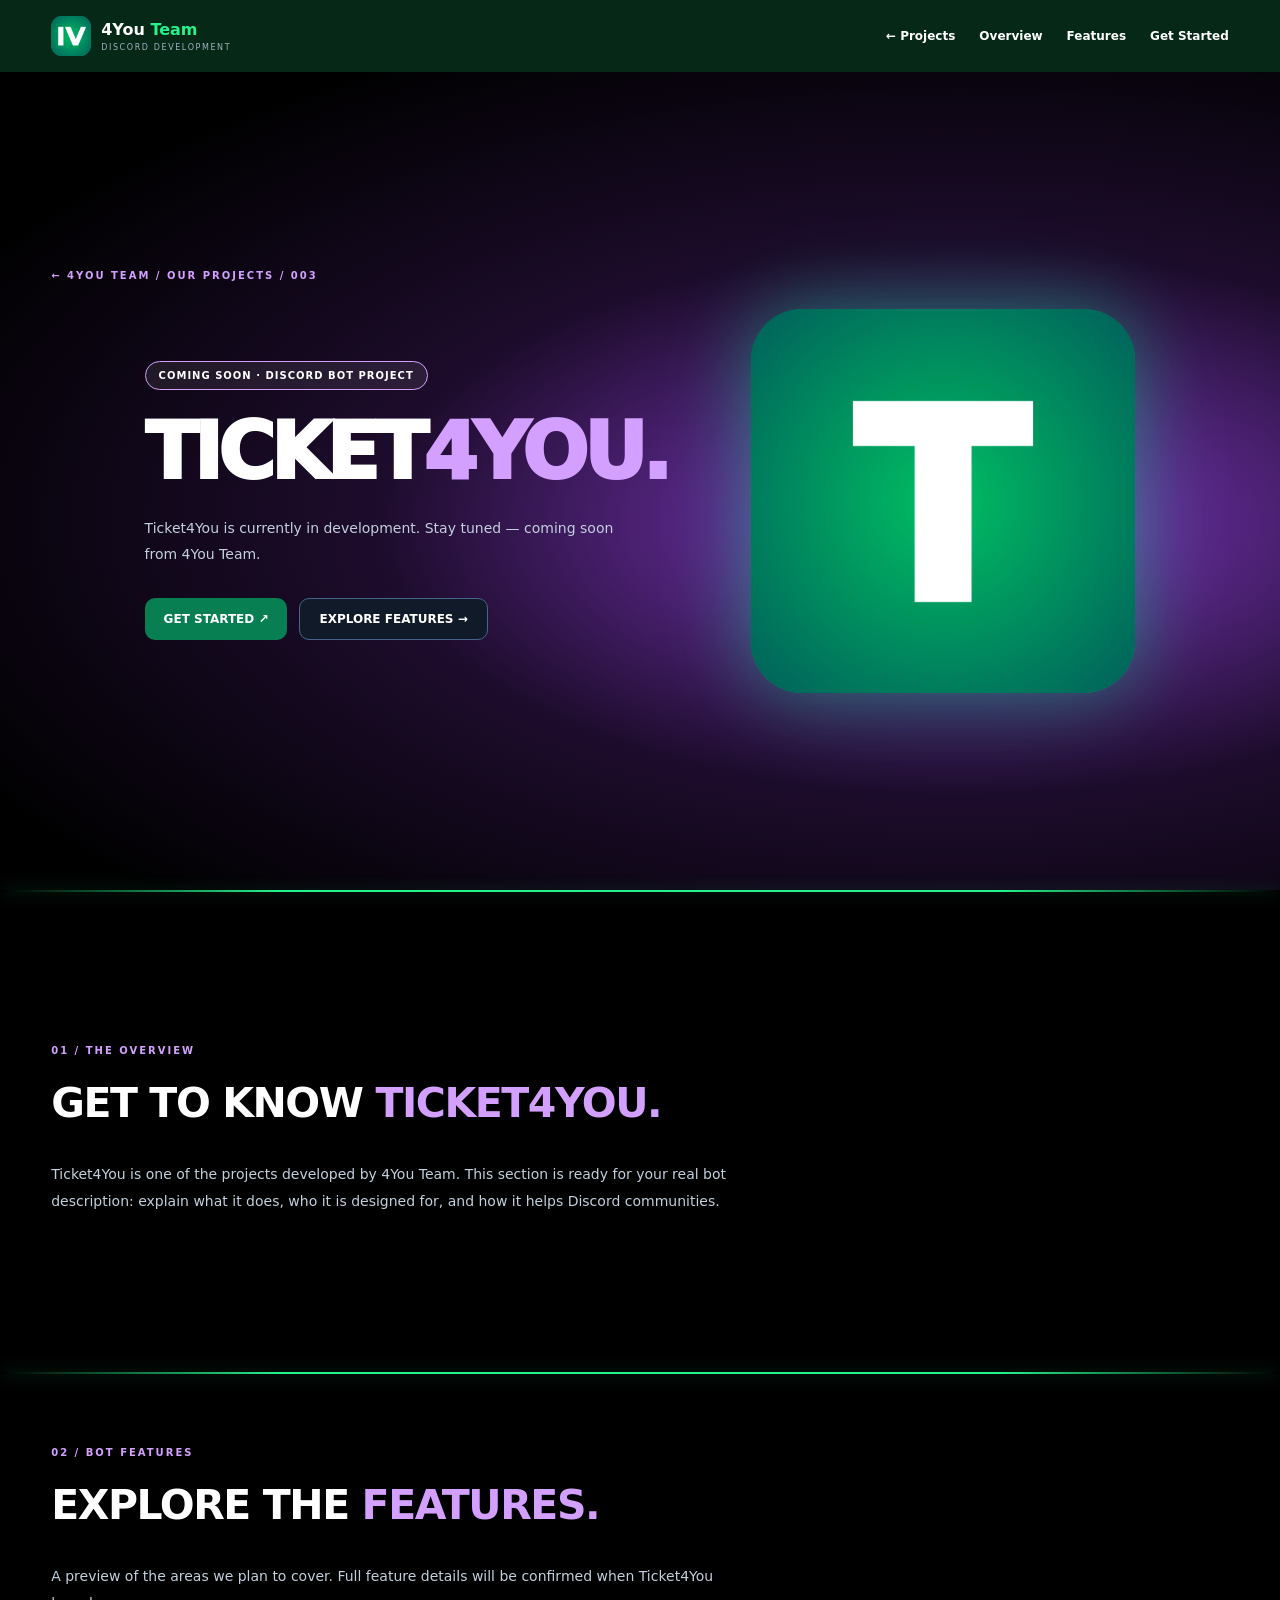
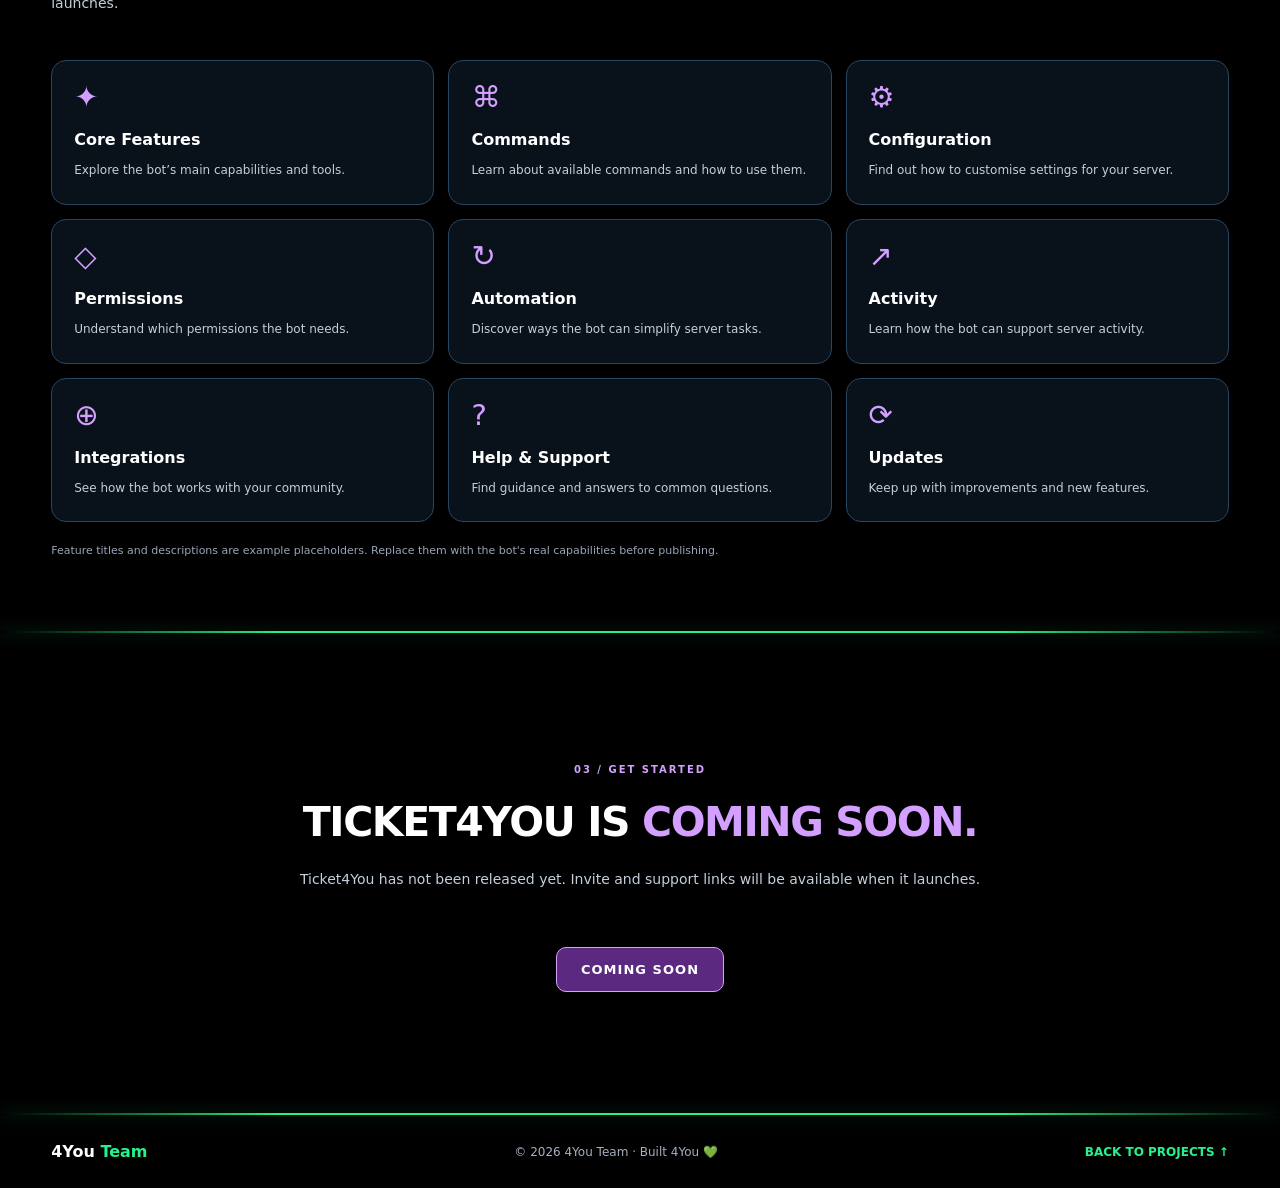
<file: projects/ticket4you.html>
<!doctype html>
<html lang="en"><head><meta charset="utf-8"><meta name="viewport" content="width=device-width,initial-scale=1"><meta name="theme-color" content="#000000"><meta name="description" content="Explore Ticket4You by 4You Team"><title>Ticket4You | 4You Team</title><link rel="icon" href="../assets/4you-logo.png"><link rel="stylesheet" href="../style.css?v=4"><style>:root{--green:#24f38b;--muted:#a5afc1;color-scheme:dark}*{box-sizing:border-box}html{scroll-behavior:smooth}body{margin:0;background:#000;color:#fff;font-family:Inter,ui-sans-serif,system-ui,-apple-system,"Segoe UI",sans-serif}a{color:inherit;text-decoration:none}img{display:block;max-width:100%}.green{color:var(--green)}.eyebrow{margin:0;color:#62f5ae;font-size:10px;letter-spacing:2.3px;font-weight:800}.section-shell{padding-left:clamp(20px,4vw,56px);padding-right:clamp(20px,4vw,56px)}section{scroll-margin-top:80px}.topbar{position:sticky;top:0;z-index:20;background:rgba(12,85,49,.48);backdrop-filter:blur(18px);-webkit-backdrop-filter:blur(18px);padding:16px clamp(20px,4vw,56px);display:flex;align-items:center;justify-content:space-between;gap:16px}.brand{display:flex;align-items:center;gap:10px;flex-shrink:0}.brand-words strong{display:block;font-size:16px;line-height:1.2}.brand-words em{font-style:normal;color:var(--green)}.brand-words small{display:block;margin-top:3px;color:var(--muted);font-size:8px;letter-spacing:.2em}.topbar nav{display:flex;flex-wrap:wrap;gap:clamp(9px,2vw,24px);justify-content:flex-end}.topbar nav a{font-size:12px;font-weight:650;transition:color .2s}.topbar nav a:hover,.topbar nav a:focus-visible{color:var(--green)}.logo-frame{display:flex;align-items:center;justify-content:center;overflow:hidden;background:linear-gradient(145deg,#007b67,#00ae6b);flex-shrink:0}.logo-frame img{width:100%;height:100%;object-fit:contain}.logo-small{width:40px;height:40px;border-radius:11px}.logo-hero{width:208px;height:208px;border-radius:32px;box-shadow:0 0 70px #00f58b55,0 0 120px #00f58b22}.hero{padding-top:88px;padding-bottom:88px}.hero-grid{display:grid;grid-template-columns:minmax(0,1fr) minmax(0,1fr);gap:36px;align-items:start}.hero h1{font-size:clamp(42px,6vw,72px);line-height:1.04;letter-spacing:-.055em;margin:22px 0 0;font-weight:900}.intro{color:var(--muted);font-size:14px;line-height:1.8;margin:25px 0 0;max-width:450px}.actions{display:flex;gap:12px;flex-wrap:wrap;margin-top:30px}.btn{display:inline-flex;align-items:center;justify-content:center;background:#087e53;border-radius:10px;padding:13px 19px;font-size:12px;font-weight:800;transition:transform .22s ease}.btn:hover,.btn:focus-visible{transform:scale(1.065)}.btn-alt{background:#111a29;border:1px solid #47658c}.people{display:flex;align-items:center;gap:13px;margin-top:36px;color:var(--muted);font-size:12px}.mini-avatars{display:flex;padding-left:2px}.mini-avatars span{width:32px;height:32px;border-radius:50%;border:2px solid #0b2115;display:flex;align-items:center;justify-content:center;font-size:12px;font-weight:800;margin-left:-2px;color:#fff}.mini-avatars span:nth-child(1){background:#124d30}.mini-avatars span:nth-child(2){background:#263c79}.mini-avatars span:nth-child(3){background:#58347d}.hero-logo-column{display:flex;align-items:center;justify-content:center;align-self:stretch;padding:30px 0 60px}.glowline{height:2px;background:linear-gradient(90deg,transparent,#24f38b 22%,#24f38b 78%,transparent);box-shadow:0 0 15px #24f38b66}.section-pad{padding-top:66px;padding-bottom:66px}h2{font-size:clamp(30px,4vw,40px);font-weight:900;line-height:1.15;margin:13px 0 0;letter-spacing:-.035em}.section-subtitle{color:var(--muted);font-size:14px;margin:16px 0 36px}.card-grid{display:grid;grid-template-columns:repeat(3,minmax(0,1fr));gap:16px}.card{border:1px solid var(--accent);border-radius:17px;overflow:hidden;background:#0a0e17;min-width:0;transition:transform .25s ease}.card:hover{transform:translateY(-6px)}.card-art{height:180px;position:relative;overflow:hidden;background:radial-gradient(circle at 50% 100%,var(--bloom),var(--deep) 75%);display:flex;flex-direction:column}.card-label{height:43px;flex-shrink:0;display:flex;align-items:center;padding:0 17px;color:var(--accent);font-size:10px;font-weight:800;letter-spacing:1.3px}.card-center{flex:1;display:flex;align-items:center;justify-content:center;position:relative;z-index:1}.card-icon{width:94px;height:94px;border-radius:25px;display:flex;align-items:center;justify-content:center;color:#fff;border:2px solid var(--accent);background:linear-gradient(145deg,var(--bloom),var(--deep));box-shadow:0 10px 32px #0005;transform:translateY(-9px) rotate(-7deg);transition:transform .25s ease;overflow:hidden}.card:hover .card-icon{transform:translateY(-9px) rotate(0) scale(1.08)}.card-icon svg{width:48px;height:48px;stroke:currentColor;stroke-width:2.2;fill:none;stroke-linecap:round;stroke-linejoin:round}.card-icon.initial{font-size:48px;font-weight:900}.card-icon img{width:100%;height:100%;object-fit:cover}.art-number{position:absolute;bottom:-22px;right:9px;font-size:100px;line-height:1;font-weight:900;color:#ffffff0b;pointer-events:none}.card-body{padding:20px}.card-body h3{font-size:21px;font-weight:900;margin:0}.card-body>p:not(.role){color:var(--muted);font-size:12px;line-height:1.85;margin:12px 0 24px}.project-link{display:flex;align-items:center;justify-content:space-between;color:var(--accent);font-size:13px;font-weight:800;letter-spacing:.02em}.project-link:not([href]){cursor:default;opacity:.85}.project-link[href]:hover{text-decoration:underline}.section-heading-centered{text-align:center}.section-heading-centered .section-subtitle{margin-bottom:40px}.team-body .role{font-size:10px;font-weight:850;letter-spacing:.16em;color:var(--accent);margin:0 0 9px}.team-body h3{font-size:24px}.thin-rule{height:1px;background:color-mix(in srgb,var(--accent) 35%,transparent);margin:16px 0}.team-body>p:not(.role){margin:0;min-height:67px}.team-footer{display:flex;justify-content:space-between;margin-top:24px;color:var(--accent);font-size:12px;font-weight:900;letter-spacing:.03em}.about{padding-top:90px;padding-bottom:90px;text-align:center}.about-inner{max-width:670px;margin:auto}.about h2{margin-top:18px}.about-inner>p:not(.eyebrow){color:var(--muted);font-size:14px;line-height:2;margin:24px auto 0}.about strong{display:block;color:#89baff;font-size:12px;margin-top:28px}.footer{display:flex;align-items:center;justify-content:space-between;flex-wrap:wrap;gap:15px;padding-top:27px;padding-bottom:27px;color:var(--muted);font-size:12px}.footer strong{color:white;font-size:16px}.footer a{color:var(--green);font-weight:800}.footer a:hover{text-decoration:underline}:focus-visible{outline:2px solid var(--green);outline-offset:4px}
@media(max-width:760px){.card-grid{grid-template-columns:1fr;max-width:490px;margin-left:auto;margin-right:auto}.hero{padding-top:70px;padding-bottom:70px}.hero-grid{gap:12px}.hero h1{font-size:clamp(38px,6vw,58px)}}
@media(max-width:620px){.topbar{padding:13px 17px;gap:9px}.topbar nav{gap:9px}.topbar nav a{font-size:10px}.brand-words strong{font-size:13px}.brand-words small{font-size:7px}.logo-small{width:36px;height:36px}.hero-grid{grid-template-columns:1fr}.hero-logo-column{padding:34px 0 8px}.hero{padding-top:66px;padding-bottom:66px}.people{align-items:flex-start}.footer{justify-content:center;text-align:center}.section-pad{padding-top:60px;padding-bottom:60px}}
@media(prefers-reduced-motion:reduce){html{scroll-behavior:auto}*,*:before,*:after{transition:none!important;animation:none!important}}

/* Project detail pages: white text on dark surfaces, coloured accents. */
.project-page{color:#fff}.project-page h1,.project-page h2,.project-page h3,.project-page .topbar,.project-page .btn{color:#fff}
.detail-hero{padding-top:64px;padding-bottom:76px;background:radial-gradient(ellipse at 75% 55%,var(--detail-bloom) 0%,var(--detail-deep) 43%,#000 84%)}
.detail-crumb,.detail-eyebrow{color:var(--detail-accent);font-size:10px;font-weight:850;letter-spacing:2px}.detail-crumb{margin-bottom:28px}.detail-crumb a:hover{text-decoration:underline}
.detail-hero-grid{display:grid;grid-template-columns:1.5fr 1fr;align-items:center;gap:36px}.detail-pill{display:inline-flex;border:1px solid var(--detail-accent);background:#ffffff13;border-radius:99px;padding:8px 13px;font-size:10px;letter-spacing:1px;font-weight:850;color:#fff}
.detail-hero h1{font-size:clamp(43px,7vw,78px);font-weight:950;letter-spacing:-.06em;line-height:1.08;margin:20px 0}.detail-hero h1 span,.detail-section h2 span{color:var(--detail-accent)}
.detail-description{color:#c3cfdd;font-size:14px;line-height:1.9;max-width:690px}.detail-hero .detail-description{max-width:490px}.detail-art{display:flex;justify-content:center;padding:35px 10px}.detail-badge{width:136px;height:136px;display:grid;place-items:center;border:2px solid var(--detail-accent);border-radius:32px;background:linear-gradient(140deg,var(--detail-bloom),var(--detail-deep));transform:rotate(-7deg);box-shadow:0 0 48px var(--detail-bloom);overflow:hidden}.detail-badge svg{width:72px;height:72px;stroke:#fff;stroke-width:1.8;fill:none;stroke-linecap:round;stroke-linejoin:round}.detail-badge img{width:100%;height:100%;object-fit:cover}
.detail-section{padding-top:70px;padding-bottom:70px}.detail-section h2{margin:14px 0 20px;font-size:clamp(29px,5vw,41px)}.detail-feature-grid{display:grid;grid-template-columns:repeat(3,minmax(0,1fr));gap:14px;margin-top:30px}.detail-feature{min-width:0;background:#09111b;border:1px solid #294660;border-radius:15px;padding:22px;transition:transform .2s,border-color .2s}.detail-feature:hover{transform:translateY(-5px);border-color:var(--detail-accent)}.feature-symbol{font-size:29px;line-height:1;color:var(--detail-accent);margin-bottom:18px}.detail-feature h3{font-size:16px;font-weight:850;margin:0 0 11px;color:#fff}.detail-feature p{color:#c3cfdd;font-size:12px;line-height:1.8;margin:0}.detail-note{font-size:11px;color:#98a5b8;margin-top:22px}.detail-cta{text-align:center}.detail-cta .detail-description{margin:0 auto 24px}.detail-cta .actions{justify-content:center}.team-profile{display:inline-block;margin-top:18px;color:var(--accent);font-size:12px;font-weight:800}.team-profile:hover{text-decoration:underline}[hidden]{display:none!important}
@media(max-width:700px){.detail-hero-grid{grid-template-columns:1fr}.detail-art{justify-content:flex-start;padding:26px 12px 0}.detail-feature-grid{grid-template-columns:repeat(2,minmax(0,1fr))}}
@media(max-width:430px){.detail-feature-grid{grid-template-columns:1fr}.detail-hero{padding-top:45px;padding-bottom:55px}}

/* Responsive viewport layout — scales without clipping content. */
html{scroll-padding-top:clamp(70px,9vh,110px)}
body{min-width:0;overflow-x:clip}
main,section,.section-shell,.hero-grid,.detail-hero-grid,.card-grid,.detail-feature-grid{min-width:0}
.topbar{min-height:clamp(62px,8vh,82px);row-gap:12px}
.topbar nav{min-width:0}
.hero{min-height:clamp(510px,calc(100svh - 82px),900px);display:flex;flex-direction:column;justify-content:center;padding-block:clamp(50px,7vh,95px)}
.hero-grid{width:100%;align-items:center}
.hero-logo-column{padding-block:clamp(10px,3vh,42px)}
.logo-hero{width:clamp(125px,19vw,225px);height:clamp(125px,19vw,225px)}
.section-pad,.about,.detail-section{padding-block:clamp(50px,7vh,95px)}
.section-pad,.about{min-height:min(650px,85svh);display:flex;flex-direction:column;justify-content:center}
.card-grid{width:100%}
.card-art{height:clamp(145px,19vw,190px)}
.detail-hero{min-height:clamp(500px,calc(100svh - 82px),880px);display:flex;flex-direction:column;justify-content:center;padding-block:clamp(50px,7vh,85px)}
.detail-hero-grid{width:100%}
.detail-section{min-height:min(480px,70svh);display:flex;flex-direction:column;justify-content:center}
.detail-feature-grid{grid-template-columns:repeat(3,minmax(0,1fr));width:100%}
.detail-feature{overflow-wrap:anywhere}
.detail-badge{width:clamp(110px,13vw,165px);height:clamp(110px,13vw,165px)}
.detail-badge svg{max-width:55%;max-height:55%}
.btn{max-width:100%;text-align:center;white-space:normal}
@media(min-width:1500px){.section-shell{padding-inline:max(56px,calc((100vw - 1450px)/2))}.topbar{padding-inline:max(56px,calc((100vw - 1450px)/2))}.hero h1{font-size:clamp(64px,5vw,94px)}.detail-hero h1{font-size:clamp(70px,5vw,100px)}.card-grid{gap:22px}.detail-feature-grid{gap:20px}}
@media(max-width:950px){.detail-feature-grid{grid-template-columns:repeat(2,minmax(0,1fr))}.card-grid{gap:12px}.card-body{padding:16px}.hero-grid{gap:20px}}
@media(max-width:760px){.card-grid{grid-template-columns:repeat(2,minmax(0,1fr));max-width:none}.hero{min-height:0}.section-pad,.about{min-height:0}.detail-section{min-height:0}.detail-hero{min-height:0}}
@media(max-width:620px){.topbar{position:relative;align-items:flex-start}.topbar nav{width:100%;justify-content:flex-start;gap:12px}.topbar nav a{font-size:12px}.hero-grid,.detail-hero-grid{grid-template-columns:1fr}.hero-logo-column{padding:25px 0 0}.hero{padding-block:55px}.detail-hero{padding-block:55px}.detail-art{justify-content:center;padding:20px 0 0}.card-grid{grid-template-columns:1fr;max-width:490px;margin-inline:auto}.detail-feature-grid{grid-template-columns:repeat(2,minmax(0,1fr))}.detail-feature{padding:17px}.section-pad,.about,.detail-section{padding-block:55px}section{scroll-margin-top:18px}}
@media(max-width:430px){.detail-feature-grid{grid-template-columns:1fr}.actions{gap:10px}.actions .btn{flex:1 1 145px}.detail-hero h1{font-size:clamp(38px,12vw,55px);overflow-wrap:anywhere}.hero h1{font-size:clamp(36px,11vw,52px)}.section-shell{padding-inline:18px}.detail-badge{width:122px;height:122px}}
@media(max-height:620px) and (min-width:621px){.hero,.detail-hero{min-height:0;padding-block:48px}.section-pad,.about,.detail-section{min-height:0;padding-block:48px}}

/* Larger hero artwork on desktop and bot detail pages, responsive on small screens */
.hero-logo-column .logo-hero{width:clamp(220px,30vw,390px);height:clamp(220px,30vw,390px);border-radius:clamp(28px,4vw,52px)}
.detail-art .detail-badge{width:clamp(190px,25vw,320px);height:clamp(190px,25vw,320px);border-radius:clamp(30px,4vw,55px)}
.detail-art .detail-badge svg{width:48%;height:48%;max-width:none;max-height:none}
.detail-art{display:flex;align-items:center;justify-content:center}
@media(max-width:620px){.hero-logo-column .logo-hero{width:clamp(190px,58vw,280px);height:clamp(190px,58vw,280px)}.detail-art .detail-badge{width:clamp(185px,55vw,255px);height:clamp(185px,55vw,255px)}}
.coming-soon{display:inline-flex;align-items:center;justify-content:center;border:1px solid #d4a0ff;color:#fff;background:#5b2a80;border-radius:10px;padding:14px 24px;font-weight:900;font-size:13px;letter-spacing:.08em}

/* Bot hero artwork matches the homepage IV artwork exactly. */
.detail-hero-grid { grid-template-columns: minmax(0,1fr) minmax(0,1fr); gap:36px; }
.detail-art { display:flex; align-items:center; justify-content:center; align-self:stretch; padding:clamp(10px,3vh,42px) 0; }
.detail-art .detail-badge {
  width:clamp(220px,30vw,390px); height:clamp(220px,30vw,390px);
  border-radius:clamp(28px,4vw,52px);
  transform:none !important; rotate:none !important; translate:none !important;
  border:0; box-shadow:0 0 70px #00f58b55,0 0 120px #00f58b22;
}
.detail-art .detail-badge img {width:100%;height:100%;object-fit:contain;}
@media(max-width:700px){.detail-hero-grid{grid-template-columns:1fr}}
@media(max-width:620px){
  .detail-art{justify-content:center;padding:25px 0 0}
  .detail-art .detail-badge{width:clamp(190px,58vw,280px);height:clamp(190px,58vw,280px)}
}


/* Unified perfectly centered hero artwork — homepage and every bot page */
:root { --unified-hero-logo-size: clamp(220px, 30vw, 390px); }
.hero-grid, .detail-hero-grid {
  grid-template-columns: minmax(0,1fr) minmax(0,1fr);
  gap: 36px;
  align-items: stretch;
}
.hero-logo-column, .detail-hero-grid .detail-art {
  display:flex; align-items:center; justify-content:center;
  align-self:stretch; justify-self:stretch;
  padding:0; min-width:0;
}
.hero-logo-column .logo-hero, .detail-hero-grid .detail-art .detail-badge {
  box-sizing:border-box;
  width:min(100%, var(--unified-hero-logo-size));
  height:auto; aspect-ratio:1/1;
  flex:0 1 var(--unified-hero-logo-size);
  border-radius:clamp(28px,4vw,52px);
  transform:none !important; rotate:none !important; translate:none !important;
}
.detail-hero-grid .detail-art .detail-badge img {width:100%;height:100%;object-fit:contain;}
@media(max-width:700px){
  :root {--unified-hero-logo-size:clamp(190px,58vw,280px)}
  .hero-grid,.detail-hero-grid{grid-template-columns:minmax(0,1fr)}
  .hero-logo-column,.detail-hero-grid .detail-art{justify-content:center; padding:28px 0 0;}
}


/* FINAL: identical artwork dimensions, horizontally centered in the space
   between the text and the right page edge, vertically centered beside text. */
:root { --hero-logo-final-size: clamp(220px, 30vw, 390px); }
.hero-grid, .detail-hero-grid {
  display:grid;
  grid-template-columns: minmax(0,1fr) minmax(0,1fr);
  column-gap:36px;
  align-items:center;
}
.hero-logo-column, .detail-hero-grid .detail-art {
  display:flex;
  justify-content:center;
  align-items:center;
  align-self:stretch;
  justify-self:stretch;
  padding:0;
  min-width:0;
}
.hero-logo-column .logo-hero, .detail-hero-grid .detail-art .detail-badge {
  width:min(100%,var(--hero-logo-final-size));
  height:auto;
  aspect-ratio:1;
  flex:0 1 var(--hero-logo-final-size);
  transform:none !important;
  rotate:none !important;
  translate:none !important;
  border-radius:clamp(28px,4vw,52px);
}
.detail-hero-grid .detail-art .detail-badge img {width:100%;height:100%;object-fit:contain;}
@media(max-width:700px){
  :root{--hero-logo-final-size:clamp(190px,58vw,280px)}
  .hero-grid,.detail-hero-grid{grid-template-columns:minmax(0,1fr)}
  .hero-logo-column,.detail-hero-grid .detail-art{padding:28px 0 0;justify-content:center}
}

</style><script defer src="../config.js"></script><script defer src="../app.js"></script></head>
<body class="project-page" data-asset-prefix="../" style="--detail-accent:#d4a0ff;--detail-bloom:#8439c8;--detail-deep:#1d0c2c">
<header class="topbar"><a class="brand" href="../index.html#home"><span class="logo-frame logo-small"><img data-logo src="../assets/4you-logo.png" alt="4You Team logo"></span><span class="brand-words"><strong>4You <em>Team</em></strong><small>DISCORD DEVELOPMENT</small></span></a><nav aria-label="Project navigation"><a href="../index.html#projects">← Projects</a><a href="#overview">Overview</a><a href="#features">Features</a><a href="#get-started">Get Started</a></nav></header>
<main><section class="detail-hero section-shell"><div class="detail-crumb"><a href="../index.html#projects">← 4YOU TEAM / OUR PROJECTS</a> / 003</div><div class="detail-hero-grid"><div><span class="detail-pill">COMING SOON · DISCORD BOT PROJECT</span><h1>TICKET<span>4YOU.</span></h1><p class="detail-description">Ticket4You is currently in development. Stay tuned — coming soon from 4You Team.</p><div class="actions"><a class="btn" href="#get-started">GET STARTED ↗</a><a class="btn btn-alt" href="#features">EXPLORE FEATURES →</a></div></div><div class="detail-art"><div class="detail-badge" data-image="projects.ticket4you.image"><img src="../assets/ticket4you.png" alt="ticket4you custom image" loading="eager"></div></div></div></section><div class="glowline"></div>
<section id="overview" class="section-shell detail-section"><p class="detail-eyebrow">01 / THE OVERVIEW</p><h2>GET TO KNOW <span>TICKET4YOU.</span></h2><p class="detail-description">Ticket4You is one of the projects developed by 4You Team. This section is ready for your real bot description: explain what it does, who it is designed for, and how it helps Discord communities.</p></section><div class="glowline"></div>
<section id="features" class="section-shell detail-section"><p class="detail-eyebrow">02 / BOT FEATURES</p><h2>EXPLORE THE <span>FEATURES.</span></h2><p class="detail-description">A preview of the areas we plan to cover. Full feature details will be confirmed when Ticket4You launches.</p><div class="detail-feature-grid"><article class="detail-feature"><div class="feature-symbol" aria-hidden="true">✦</div><h3>Core Features</h3><p>Explore the bot’s main capabilities and tools.</p></article><article class="detail-feature"><div class="feature-symbol" aria-hidden="true">⌘</div><h3>Commands</h3><p>Learn about available commands and how to use them.</p></article><article class="detail-feature"><div class="feature-symbol" aria-hidden="true">⚙</div><h3>Configuration</h3><p>Find out how to customise settings for your server.</p></article><article class="detail-feature"><div class="feature-symbol" aria-hidden="true">◇</div><h3>Permissions</h3><p>Understand which permissions the bot needs.</p></article><article class="detail-feature"><div class="feature-symbol" aria-hidden="true">↻</div><h3>Automation</h3><p>Discover ways the bot can simplify server tasks.</p></article><article class="detail-feature"><div class="feature-symbol" aria-hidden="true">↗</div><h3>Activity</h3><p>Learn how the bot can support server activity.</p></article><article class="detail-feature"><div class="feature-symbol" aria-hidden="true">⊕</div><h3>Integrations</h3><p>See how the bot works with your community.</p></article><article class="detail-feature"><div class="feature-symbol" aria-hidden="true">?</div><h3>Help & Support</h3><p>Find guidance and answers to common questions.</p></article><article class="detail-feature"><div class="feature-symbol" aria-hidden="true">⟳</div><h3>Updates</h3><p>Keep up with improvements and new features.</p></article></div><p class="detail-note">Feature titles and descriptions are example placeholders. Replace them with the bot's real capabilities before publishing.</p></section><div class="glowline"></div>
<section id="get-started" class="section-shell detail-section detail-cta"><p class="detail-eyebrow">03 / GET STARTED</p><h2>TICKET4YOU IS <span>COMING SOON.</span></h2><p class="detail-description">Ticket4You has not been released yet. Invite and support links will be available when it launches.</p><div class="actions"><span class="coming-soon">COMING SOON</span></div></section><div class="glowline"></div></main>
<footer class="footer section-shell"><strong>4You <span class="green">Team</span></strong><span>© 2026 4You Team · Built 4You 💚</span><a href="../index.html#projects">BACK TO PROJECTS ↑</a></footer></body></html>
</file>
<file: style.css>
:root{--green:#24f38b;--muted:#a5afc1;color-scheme:dark}*{box-sizing:border-box}html{scroll-behavior:smooth}body{margin:0;background:#000;color:#fff;font-family:Inter,ui-sans-serif,system-ui,-apple-system,"Segoe UI",sans-serif}a{color:inherit;text-decoration:none}img{display:block;max-width:100%}.green{color:var(--green)}.eyebrow{margin:0;color:#62f5ae;font-size:10px;letter-spacing:2.3px;font-weight:800}.section-shell{padding-left:clamp(20px,4vw,56px);padding-right:clamp(20px,4vw,56px)}section{scroll-margin-top:80px}.topbar{position:sticky;top:0;z-index:20;background:rgba(12,85,49,.48);backdrop-filter:blur(18px);-webkit-backdrop-filter:blur(18px);padding:16px clamp(20px,4vw,56px);display:flex;align-items:center;justify-content:space-between;gap:16px}.brand{display:flex;align-items:center;gap:10px;flex-shrink:0}.brand-words strong{display:block;font-size:16px;line-height:1.2}.brand-words em{font-style:normal;color:var(--green)}.brand-words small{display:block;margin-top:3px;color:var(--muted);font-size:8px;letter-spacing:.2em}.topbar nav{display:flex;flex-wrap:wrap;gap:clamp(9px,2vw,24px);justify-content:flex-end}.topbar nav a{font-size:12px;font-weight:650;transition:color .2s}.topbar nav a:hover,.topbar nav a:focus-visible{color:var(--green)}.logo-frame{display:flex;align-items:center;justify-content:center;overflow:hidden;background:linear-gradient(145deg,#007b67,#00ae6b);flex-shrink:0}.logo-frame img{width:100%;height:100%;object-fit:contain}.logo-small{width:40px;height:40px;border-radius:11px}.logo-hero{width:208px;height:208px;border-radius:32px;box-shadow:0 0 70px #00f58b55,0 0 120px #00f58b22}.hero{padding-top:88px;padding-bottom:88px}.hero-grid{display:grid;grid-template-columns:minmax(0,1fr) minmax(0,1fr);gap:36px;align-items:start}.hero h1{font-size:clamp(42px,6vw,72px);line-height:1.04;letter-spacing:-.055em;margin:22px 0 0;font-weight:900}.intro{color:var(--muted);font-size:14px;line-height:1.8;margin:25px 0 0;max-width:450px}.actions{display:flex;gap:12px;flex-wrap:wrap;margin-top:30px}.btn{display:inline-flex;align-items:center;justify-content:center;background:#087e53;border-radius:10px;padding:13px 19px;font-size:12px;font-weight:800;transition:transform .22s ease}.btn:hover,.btn:focus-visible{transform:scale(1.065)}.btn-alt{background:#111a29;border:1px solid #47658c}.people{display:flex;align-items:center;gap:13px;margin-top:36px;color:var(--muted);font-size:12px}.mini-avatars{display:flex;padding-left:2px}.mini-avatars span{width:32px;height:32px;border-radius:50%;border:2px solid #0b2115;display:flex;align-items:center;justify-content:center;font-size:12px;font-weight:800;margin-left:-2px;color:#fff}.mini-avatars span:nth-child(1){background:#124d30}.mini-avatars span:nth-child(2){background:#263c79}.mini-avatars span:nth-child(3){background:#58347d}.hero-logo-column{display:flex;align-items:center;justify-content:center;align-self:stretch;padding:30px 0 60px}.glowline{height:2px;background:linear-gradient(90deg,transparent,#24f38b 22%,#24f38b 78%,transparent);box-shadow:0 0 15px #24f38b66}.section-pad{padding-top:66px;padding-bottom:66px}h2{font-size:clamp(30px,4vw,40px);font-weight:900;line-height:1.15;margin:13px 0 0;letter-spacing:-.035em}.section-subtitle{color:var(--muted);font-size:14px;margin:16px 0 36px}.card-grid{display:grid;grid-template-columns:repeat(3,minmax(0,1fr));gap:16px}.card{border:1px solid var(--accent);border-radius:17px;overflow:hidden;background:#0a0e17;min-width:0;transition:transform .25s ease}.card:hover{transform:translateY(-6px)}.card-art{height:180px;position:relative;overflow:hidden;background:radial-gradient(circle at 50% 100%,var(--bloom),var(--deep) 75%);display:flex;flex-direction:column}.card-label{height:43px;flex-shrink:0;display:flex;align-items:center;padding:0 17px;color:var(--accent);font-size:10px;font-weight:800;letter-spacing:1.3px}.card-center{flex:1;display:flex;align-items:center;justify-content:center;position:relative;z-index:1}.card-icon{width:94px;height:94px;border-radius:25px;display:flex;align-items:center;justify-content:center;color:#fff;border:2px solid var(--accent);background:linear-gradient(145deg,var(--bloom),var(--deep));box-shadow:0 10px 32px #0005;transform:translateY(-9px) rotate(-7deg);transition:transform .25s ease;overflow:hidden}.card:hover .card-icon{transform:translateY(-9px) rotate(0) scale(1.08)}.card-icon svg{width:48px;height:48px;stroke:currentColor;stroke-width:2.2;fill:none;stroke-linecap:round;stroke-linejoin:round}.card-icon.initial{font-size:48px;font-weight:900}.card-icon img{width:100%;height:100%;object-fit:cover}.art-number{position:absolute;bottom:-22px;right:9px;font-size:100px;line-height:1;font-weight:900;color:#ffffff0b;pointer-events:none}.card-body{padding:20px}.card-body h3{font-size:21px;font-weight:900;margin:0}.card-body>p:not(.role){color:var(--muted);font-size:12px;line-height:1.85;margin:12px 0 24px}.project-link{display:flex;align-items:center;justify-content:space-between;color:var(--accent);font-size:13px;font-weight:800;letter-spacing:.02em}.project-link:not([href]){cursor:default;opacity:.85}.project-link[href]:hover{text-decoration:underline}.section-heading-centered{text-align:center}.section-heading-centered .section-subtitle{margin-bottom:40px}.team-body .role{font-size:10px;font-weight:850;letter-spacing:.16em;color:var(--accent);margin:0 0 9px}.team-body h3{font-size:24px}.thin-rule{height:1px;background:color-mix(in srgb,var(--accent) 35%,transparent);margin:16px 0}.team-body>p:not(.role){margin:0;min-height:67px}.team-footer{display:flex;justify-content:space-between;margin-top:24px;color:var(--accent);font-size:12px;font-weight:900;letter-spacing:.03em}.about{padding-top:90px;padding-bottom:90px;text-align:center}.about-inner{max-width:670px;margin:auto}.about h2{margin-top:18px}.about-inner>p:not(.eyebrow){color:var(--muted);font-size:14px;line-height:2;margin:24px auto 0}.about strong{display:block;color:#89baff;font-size:12px;margin-top:28px}.footer{display:flex;align-items:center;justify-content:space-between;flex-wrap:wrap;gap:15px;padding-top:27px;padding-bottom:27px;color:var(--muted);font-size:12px}.footer strong{color:white;font-size:16px}.footer a{color:var(--green);font-weight:800}.footer a:hover{text-decoration:underline}:focus-visible{outline:2px solid var(--green);outline-offset:4px}
@media(max-width:760px){.card-grid{grid-template-columns:1fr;max-width:490px;margin-left:auto;margin-right:auto}.hero{padding-top:70px;padding-bottom:70px}.hero-grid{gap:12px}.hero h1{font-size:clamp(38px,6vw,58px)}}
@media(max-width:620px){.topbar{padding:13px 17px;gap:9px}.topbar nav{gap:9px}.topbar nav a{font-size:10px}.brand-words strong{font-size:13px}.brand-words small{font-size:7px}.logo-small{width:36px;height:36px}.hero-grid{grid-template-columns:1fr}.hero-logo-column{padding:34px 0 8px}.hero{padding-top:66px;padding-bottom:66px}.people{align-items:flex-start}.footer{justify-content:center;text-align:center}.section-pad{padding-top:60px;padding-bottom:60px}}
@media(prefers-reduced-motion:reduce){html{scroll-behavior:auto}*,*:before,*:after{transition:none!important;animation:none!important}}

/* Project detail pages: white text on dark surfaces, coloured accents. */
.project-page{color:#fff}.project-page h1,.project-page h2,.project-page h3,.project-page .topbar,.project-page .btn{color:#fff}
.detail-hero{padding-top:64px;padding-bottom:76px;background:radial-gradient(ellipse at 75% 55%,var(--detail-bloom) 0%,var(--detail-deep) 43%,#000 84%)}
.detail-crumb,.detail-eyebrow{color:var(--detail-accent);font-size:10px;font-weight:850;letter-spacing:2px}.detail-crumb{margin-bottom:28px}.detail-crumb a:hover{text-decoration:underline}
.detail-hero-grid{display:grid;grid-template-columns:1.5fr 1fr;align-items:center;gap:36px}.detail-pill{display:inline-flex;border:1px solid var(--detail-accent);background:#ffffff13;border-radius:99px;padding:8px 13px;font-size:10px;letter-spacing:1px;font-weight:850;color:#fff}
.detail-hero h1{font-size:clamp(43px,7vw,78px);font-weight:950;letter-spacing:-.06em;line-height:1.08;margin:20px 0}.detail-hero h1 span,.detail-section h2 span{color:var(--detail-accent)}
.detail-description{color:#c3cfdd;font-size:14px;line-height:1.9;max-width:690px}.detail-hero .detail-description{max-width:490px}.detail-art{display:flex;justify-content:center;padding:35px 10px}.detail-badge{width:136px;height:136px;display:grid;place-items:center;border:2px solid var(--detail-accent);border-radius:32px;background:linear-gradient(140deg,var(--detail-bloom),var(--detail-deep));transform:rotate(-7deg);box-shadow:0 0 48px var(--detail-bloom);overflow:hidden}.detail-badge svg{width:72px;height:72px;stroke:#fff;stroke-width:1.8;fill:none;stroke-linecap:round;stroke-linejoin:round}.detail-badge img{width:100%;height:100%;object-fit:cover}
.detail-section{padding-top:70px;padding-bottom:70px}.detail-section h2{margin:14px 0 20px;font-size:clamp(29px,5vw,41px)}.detail-feature-grid{display:grid;grid-template-columns:repeat(3,minmax(0,1fr));gap:14px;margin-top:30px}.detail-feature{min-width:0;background:#09111b;border:1px solid #294660;border-radius:15px;padding:22px;transition:transform .2s,border-color .2s}.detail-feature:hover{transform:translateY(-5px);border-color:var(--detail-accent)}.feature-symbol{font-size:29px;line-height:1;color:var(--detail-accent);margin-bottom:18px}.detail-feature h3{font-size:16px;font-weight:850;margin:0 0 11px;color:#fff}.detail-feature p{color:#c3cfdd;font-size:12px;line-height:1.8;margin:0}.detail-note{font-size:11px;color:#98a5b8;margin-top:22px}.detail-cta{text-align:center}.detail-cta .detail-description{margin:0 auto 24px}.detail-cta .actions{justify-content:center}.team-profile{display:inline-block;margin-top:18px;color:var(--accent);font-size:12px;font-weight:800}.team-profile:hover{text-decoration:underline}[hidden]{display:none!important}
@media(max-width:700px){.detail-hero-grid{grid-template-columns:1fr}.detail-art{justify-content:flex-start;padding:26px 12px 0}.detail-feature-grid{grid-template-columns:repeat(2,minmax(0,1fr))}}
@media(max-width:430px){.detail-feature-grid{grid-template-columns:1fr}.detail-hero{padding-top:45px;padding-bottom:55px}}

/* Show invite/support buttons before URLs are configured, without dead links. */
a[data-always-show][aria-disabled='true']{opacity:.65;cursor:not-allowed;pointer-events:none}

/* Responsive viewport layout — scales without clipping content. */
html{scroll-padding-top:clamp(70px,9vh,110px)}
body{min-width:0;overflow-x:clip}
main,section,.section-shell,.hero-grid,.detail-hero-grid,.card-grid,.detail-feature-grid{min-width:0}
.topbar{min-height:clamp(62px,8vh,82px);row-gap:12px}
.topbar nav{min-width:0}
.hero{min-height:clamp(510px,calc(100svh - 82px),900px);display:flex;flex-direction:column;justify-content:center;padding-block:clamp(50px,7vh,95px)}
.hero-grid{width:100%;align-items:center}
.hero-logo-column{padding-block:clamp(10px,3vh,42px)}
.logo-hero{width:clamp(125px,19vw,225px);height:clamp(125px,19vw,225px)}
.section-pad,.about,.detail-section{padding-block:clamp(50px,7vh,95px)}
.section-pad,.about{min-height:min(650px,85svh);display:flex;flex-direction:column;justify-content:center}
.card-grid{width:100%}
.card-art{height:clamp(145px,19vw,190px)}
.detail-hero{min-height:clamp(500px,calc(100svh - 82px),880px);display:flex;flex-direction:column;justify-content:center;padding-block:clamp(50px,7vh,85px)}
.detail-hero-grid{width:100%}
.detail-section{min-height:min(480px,70svh);display:flex;flex-direction:column;justify-content:center}
.detail-feature-grid{grid-template-columns:repeat(3,minmax(0,1fr));width:100%}
.detail-feature{overflow-wrap:anywhere}
.detail-badge{width:clamp(110px,13vw,165px);height:clamp(110px,13vw,165px)}
.detail-badge svg{max-width:55%;max-height:55%}
.btn{max-width:100%;text-align:center;white-space:normal}
@media(min-width:1500px){.section-shell{padding-inline:max(56px,calc((100vw - 1450px)/2))}.topbar{padding-inline:max(56px,calc((100vw - 1450px)/2))}.hero h1{font-size:clamp(64px,5vw,94px)}.detail-hero h1{font-size:clamp(70px,5vw,100px)}.card-grid{gap:22px}.detail-feature-grid{gap:20px}}
@media(max-width:950px){.detail-feature-grid{grid-template-columns:repeat(2,minmax(0,1fr))}.card-grid{gap:12px}.card-body{padding:16px}.hero-grid{gap:20px}}
@media(max-width:760px){.card-grid{grid-template-columns:repeat(2,minmax(0,1fr));max-width:none}.hero{min-height:0}.section-pad,.about{min-height:0}.detail-section{min-height:0}.detail-hero{min-height:0}}
@media(max-width:620px){.topbar{position:relative;align-items:flex-start}.topbar nav{width:100%;justify-content:flex-start;gap:12px}.topbar nav a{font-size:12px}.hero-grid,.detail-hero-grid{grid-template-columns:1fr}.hero-logo-column{padding:25px 0 0}.hero{padding-block:55px}.detail-hero{padding-block:55px}.detail-art{justify-content:center;padding:20px 0 0}.card-grid{grid-template-columns:1fr;max-width:490px;margin-inline:auto}.detail-feature-grid{grid-template-columns:repeat(2,minmax(0,1fr))}.detail-feature{padding:17px}.section-pad,.about,.detail-section{padding-block:55px}section{scroll-margin-top:18px}}
@media(max-width:430px){.detail-feature-grid{grid-template-columns:1fr}.actions{gap:10px}.actions .btn{flex:1 1 145px}.detail-hero h1{font-size:clamp(38px,12vw,55px);overflow-wrap:anywhere}.hero h1{font-size:clamp(36px,11vw,52px)}.section-shell{padding-inline:18px}.detail-badge{width:122px;height:122px}}
@media(max-height:620px) and (min-width:621px){.hero,.detail-hero{min-height:0;padding-block:48px}.section-pad,.about,.detail-section{min-height:0;padding-block:48px}}

/* Larger hero artwork on desktop and bot detail pages, responsive on small screens */
.hero-logo-column .logo-hero{width:clamp(220px,30vw,390px);height:clamp(220px,30vw,390px);border-radius:clamp(28px,4vw,52px)}
.detail-art .detail-badge{width:clamp(190px,25vw,320px);height:clamp(190px,25vw,320px);border-radius:clamp(30px,4vw,55px)}
.detail-art .detail-badge svg{width:48%;height:48%;max-width:none;max-height:none}
.detail-art{display:flex;align-items:center;justify-content:center}
@media(max-width:620px){.hero-logo-column .logo-hero{width:clamp(190px,58vw,280px);height:clamp(190px,58vw,280px)}.detail-art .detail-badge{width:clamp(185px,55vw,255px);height:clamp(185px,55vw,255px)}}
.coming-soon{display:inline-flex;align-items:center;justify-content:center;border:1px solid #d4a0ff;color:#fff;background:#5b2a80;border-radius:10px;padding:14px 24px;font-weight:900;font-size:13px;letter-spacing:.08em}

/* Match bot detail hero artwork to the homepage hero logo. */
@media (min-width: 621px) {
  .detail-hero-grid { grid-template-columns: minmax(0, 1fr) minmax(0, 1fr); align-items: center; gap: 36px; }
  .detail-art { align-self: stretch; padding: clamp(10px,3vh,42px) 0; }
}
.detail-art { display: flex; align-items: center; justify-content: center; }
.detail-art .detail-badge {
  width: clamp(220px,30vw,390px); height: clamp(220px,30vw,390px);
  border-radius: clamp(28px,4vw,52px); transform: none;
  box-shadow: 0 0 70px color-mix(in srgb, var(--detail-accent) 34%, transparent), 0 0 120px color-mix(in srgb, var(--detail-accent) 14%, transparent);
}
@media (max-width:620px) {
  .detail-art { padding: 25px 0 0; }
  .detail-art .detail-badge { width: clamp(190px,58vw,280px); height: clamp(190px,58vw,280px); }
}

/* Bot hero logos match the homepage IV logo: flat, centered and same dimensions. */
.detail-art { display:flex; align-items:center; justify-content:center; align-self:stretch; padding:clamp(10px,3vh,42px) 0; }
.detail-art .detail-badge {
  width:clamp(220px,30vw,390px); height:clamp(220px,30vw,390px);
  border-radius:clamp(28px,4vw,52px);
  transform:none !important; rotate:none !important; translate:none !important;
  border:0; background:linear-gradient(145deg,#007b67,#00ae6b);
  box-shadow:0 0 70px #00f58b55,0 0 120px #00f58b22;
}
.detail-art .detail-badge img {width:100%;height:100%;object-fit:contain;}
@media(max-width:620px){
  .detail-art {padding:25px 0 0;justify-content:center;}
  .detail-art .detail-badge {width:clamp(190px,58vw,280px);height:clamp(190px,58vw,280px);}
}

/* Project hero artwork: same flat position and dimensions as homepage IV */
.detail-hero-grid .detail-art { align-self:stretch; display:flex; align-items:center; justify-content:center; padding:clamp(10px,3vh,42px) 0; }
.detail-hero-grid .detail-art .detail-badge { width:clamp(220px,30vw,390px); height:clamp(220px,30vw,390px); border-radius:clamp(28px,4vw,52px); transform:none!important; rotate:none!important; translate:none!important; border:0; box-shadow:0 0 70px #00f58b55,0 0 120px #00f58b22; }
.detail-hero-grid .detail-art .detail-badge img {width:100%;height:100%;object-fit:contain;}
@media(max-width:620px){.detail-hero-grid .detail-art .detail-badge{width:clamp(190px,58vw,280px);height:clamp(190px,58vw,280px)}}


/* Bot hero artwork matches the homepage IV artwork exactly. */
.detail-hero-grid { grid-template-columns: minmax(0,1fr) minmax(0,1fr); gap:36px; }
.detail-art { display:flex; align-items:center; justify-content:center; align-self:stretch; padding:clamp(10px,3vh,42px) 0; }
.detail-art .detail-badge {
  width:clamp(220px,30vw,390px); height:clamp(220px,30vw,390px);
  border-radius:clamp(28px,4vw,52px);
  transform:none !important; rotate:none !important; translate:none !important;
  border:0; box-shadow:0 0 70px #00f58b55,0 0 120px #00f58b22;
}
.detail-art .detail-badge img {width:100%;height:100%;object-fit:contain;}
@media(max-width:700px){.detail-hero-grid{grid-template-columns:1fr}}
@media(max-width:620px){
  .detail-art{justify-content:center;padding:25px 0 0}
  .detail-art .detail-badge{width:clamp(190px,58vw,280px);height:clamp(190px,58vw,280px)}
}

/* Homepage and bot hero images share identical dimensions and edge spacing. */
:root { --hero-image-size: clamp(220px, 30vw, 390px); }
.hero-grid, .detail-hero-grid {
  grid-template-columns: minmax(0, 1fr) minmax(0, 1fr);
  gap: 36px;
  align-items: center;
}
.hero-logo-column, .detail-hero-grid .detail-art {
  display: flex;
  align-items: center;
  justify-content: flex-end;
  padding: clamp(10px, 3vh, 42px) 0;
  min-width: 0;
}
.hero-logo-column .logo-hero, .detail-hero-grid .detail-art .detail-badge {
  width: min(100%, var(--hero-image-size));
  height: auto;
  aspect-ratio: 1 / 1;
  flex: 0 1 var(--hero-image-size);
  border-radius: clamp(28px, 4vw, 52px);
  transform: none !important;
  rotate: none !important;
  translate: none !important;
}
.detail-hero-grid .detail-art .detail-badge img { width:100%;height:100%;object-fit:contain; }
@media (max-width:700px) {
  :root { --hero-image-size: clamp(190px, 58vw, 280px); }
  .hero-grid, .detail-hero-grid { grid-template-columns: minmax(0,1fr); }
  .hero-logo-column, .detail-hero-grid .detail-art {
    justify-content: center;
    padding: 25px 0 0;
  }
}

/* Unified perfectly centered hero artwork — homepage and every bot page */
:root { --unified-hero-logo-size: clamp(220px, 30vw, 390px); }
.hero-grid, .detail-hero-grid {
  grid-template-columns: minmax(0,1fr) minmax(0,1fr);
  gap: 36px;
  align-items: stretch;
}
.hero-logo-column, .detail-hero-grid .detail-art {
  display:flex; align-items:center; justify-content:center;
  align-self:stretch; justify-self:stretch;
  padding:0; min-width:0;
}
.hero-logo-column .logo-hero, .detail-hero-grid .detail-art .detail-badge {
  box-sizing:border-box;
  width:min(100%, var(--unified-hero-logo-size));
  height:auto; aspect-ratio:1/1;
  flex:0 1 var(--unified-hero-logo-size);
  border-radius:clamp(28px,4vw,52px);
  transform:none !important; rotate:none !important; translate:none !important;
}
.detail-hero-grid .detail-art .detail-badge img {width:100%;height:100%;object-fit:contain;}
@media(max-width:700px){
  :root {--unified-hero-logo-size:clamp(190px,58vw,280px)}
  .hero-grid,.detail-hero-grid{grid-template-columns:minmax(0,1fr)}
  .hero-logo-column,.detail-hero-grid .detail-art{justify-content:center; padding:28px 0 0;}
}

/* FINAL: identical artwork dimensions, horizontally centered in the space
   between the text and the right page edge, vertically centered beside text. */
:root { --hero-logo-final-size: clamp(220px, 30vw, 390px); }
.hero-grid, .detail-hero-grid {
  display:grid;
  grid-template-columns: minmax(0,1fr) minmax(0,1fr);
  column-gap:36px;
  align-items:center;
}
.hero-logo-column, .detail-hero-grid .detail-art {
  display:flex;
  justify-content:center;
  align-items:center;
  align-self:stretch;
  justify-self:stretch;
  padding:0;
  min-width:0;
}
.hero-logo-column .logo-hero, .detail-hero-grid .detail-art .detail-badge {
  width:min(100%,var(--hero-logo-final-size));
  height:auto;
  aspect-ratio:1;
  flex:0 1 var(--hero-logo-final-size);
  transform:none !important;
  rotate:none !important;
  translate:none !important;
  border-radius:clamp(28px,4vw,52px);
}
.detail-hero-grid .detail-art .detail-badge img {width:100%;height:100%;object-fit:contain;}
@media(max-width:700px){
  :root{--hero-logo-final-size:clamp(190px,58vw,280px)}
  .hero-grid,.detail-hero-grid{grid-template-columns:minmax(0,1fr)}
  .hero-logo-column,.detail-hero-grid .detail-art{padding:28px 0 0;justify-content:center}
}


/* Homepage hero: vertically center the entire left text/button group
   against the center of the large IV logo. */
@media (min-width: 701px) {
  #home .hero-grid {
    grid-template-columns: minmax(0, 1fr) minmax(0, 1fr);
    align-items: center;
  }
  #home .hero-copy {
    display: flex;
    flex-direction: column;
    justify-content: center;
    align-self: center;
    min-width: 0;
  }
  #home .hero-logo-column {
    align-self: center;
    justify-self: stretch;
    padding: 0;
  }
}
@media (max-width: 700px) {
  #home .hero-copy { align-self: auto; }
  #home .hero-logo-column { align-self: center; }
}


/* Homepage hero alignment fix: one shared center line for copy and IV logo.
   No top/bottom offsets or stretched logo column. */
@media (min-width: 701px) {
  #home .hero-grid {
    display: grid;
    grid-template-columns: minmax(0, 1fr) minmax(0, 1fr);
    gap: 36px;
    align-items: center;
  }
  #home .hero-copy {
    display: flex;
    flex-direction: column;
    justify-content: center;
    align-self: center;
    margin: 0;
    padding: 0;
    transform: none;
    min-width: 0;
  }
  #home .hero-logo-column {
    display: flex;
    align-items: center;
    justify-content: center;
    align-self: center;
    justify-self: stretch;
    height: auto;
    margin: 0;
    padding: 0;
    min-width: 0;
  }
  #home .hero-logo-column .logo-hero {
    display: flex;
    width: min(100%, var(--hero-logo-final-size));
    height: auto;
    aspect-ratio: 1 / 1;
    flex: 0 0 auto;
    margin: 0;
    transform: none !important;
  }
}
@media (max-width: 700px) {
  #home .hero-grid { align-items: center; }
  #home .hero-copy { margin: 0; padding: 0; transform: none; }
  #home .hero-logo-column { padding: 28px 0 0; margin: 0; align-self: center; }
}


/* Balanced hero gutters: left copy has the same outside spacing as
   the centered square logo has from the right page edge. */
@media (min-width: 701px) {
  #home .hero-grid > .hero-copy,
  .detail-hero-grid > :first-child:not(.detail-art) {
    padding-inline-start: max(0px, calc((100% - var(--hero-logo-final-size)) / 2));
    padding-inline-end: 0;
    min-width: 0;
    box-sizing: border-box;
  }
  #home .hero-grid, .detail-hero-grid { align-items: center; }
}
@media (max-width: 700px) {
  #home .hero-grid > .hero-copy,
  .detail-hero-grid > :first-child:not(.detail-art) {
    padding-inline: 0;
  }
}

/* Matching spacing for the Projects and Team card rows.
   Both sections share the same grid gap and symmetric outer gutters. */
#projects .card-grid, #staff .card-grid {
  column-gap: 26px;
  row-gap: 26px;
}
@media (max-width: 950px) {
  #projects .card-grid, #staff .card-grid { column-gap: 20px; row-gap: 20px; }
}
@media (max-width: 620px) {
  #projects .card-grid, #staff .card-grid { column-gap: 18px; row-gap: 18px; }
}

/* Increased, consistent spacing between bot feature cards */
.detail-feature-grid { gap: 26px; }
@media (max-width: 950px) { .detail-feature-grid { gap: 20px; } }
@media (max-width: 620px) { .detail-feature-grid { gap: 18px; } }
</file>
